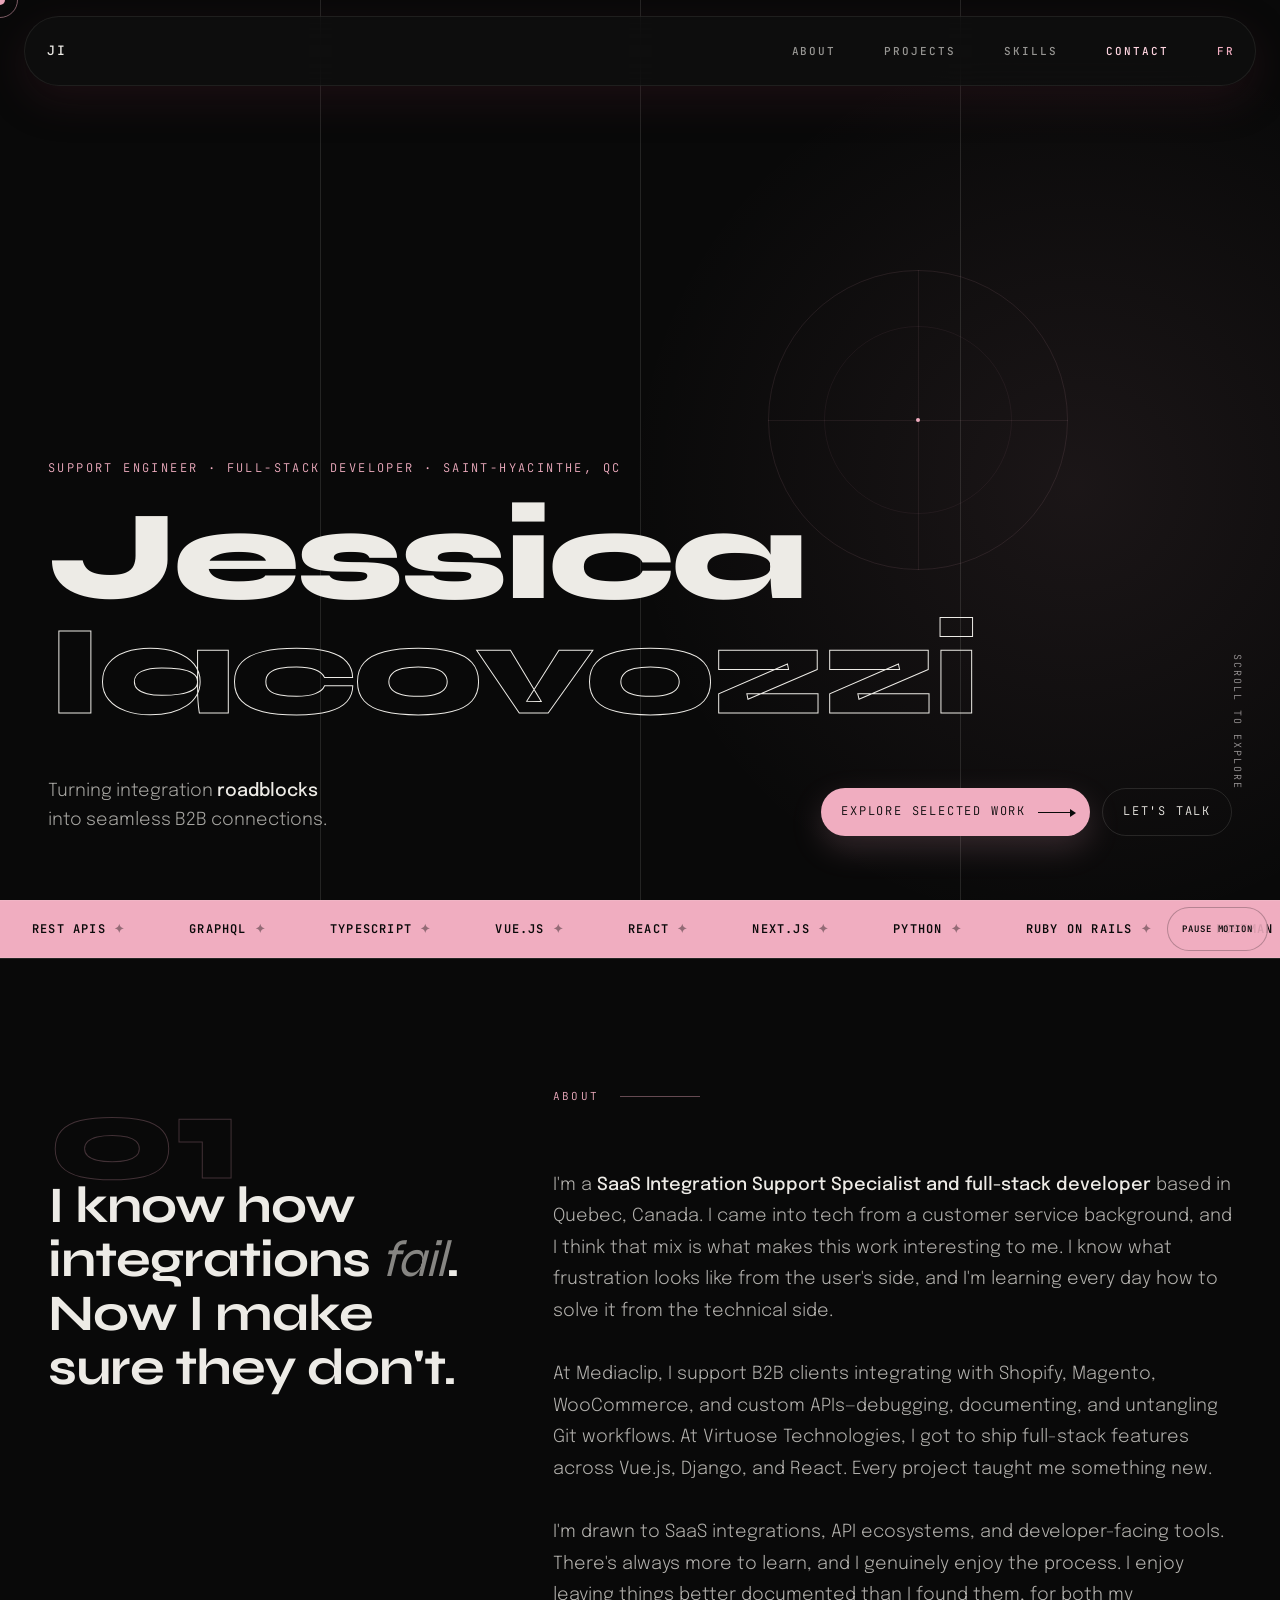
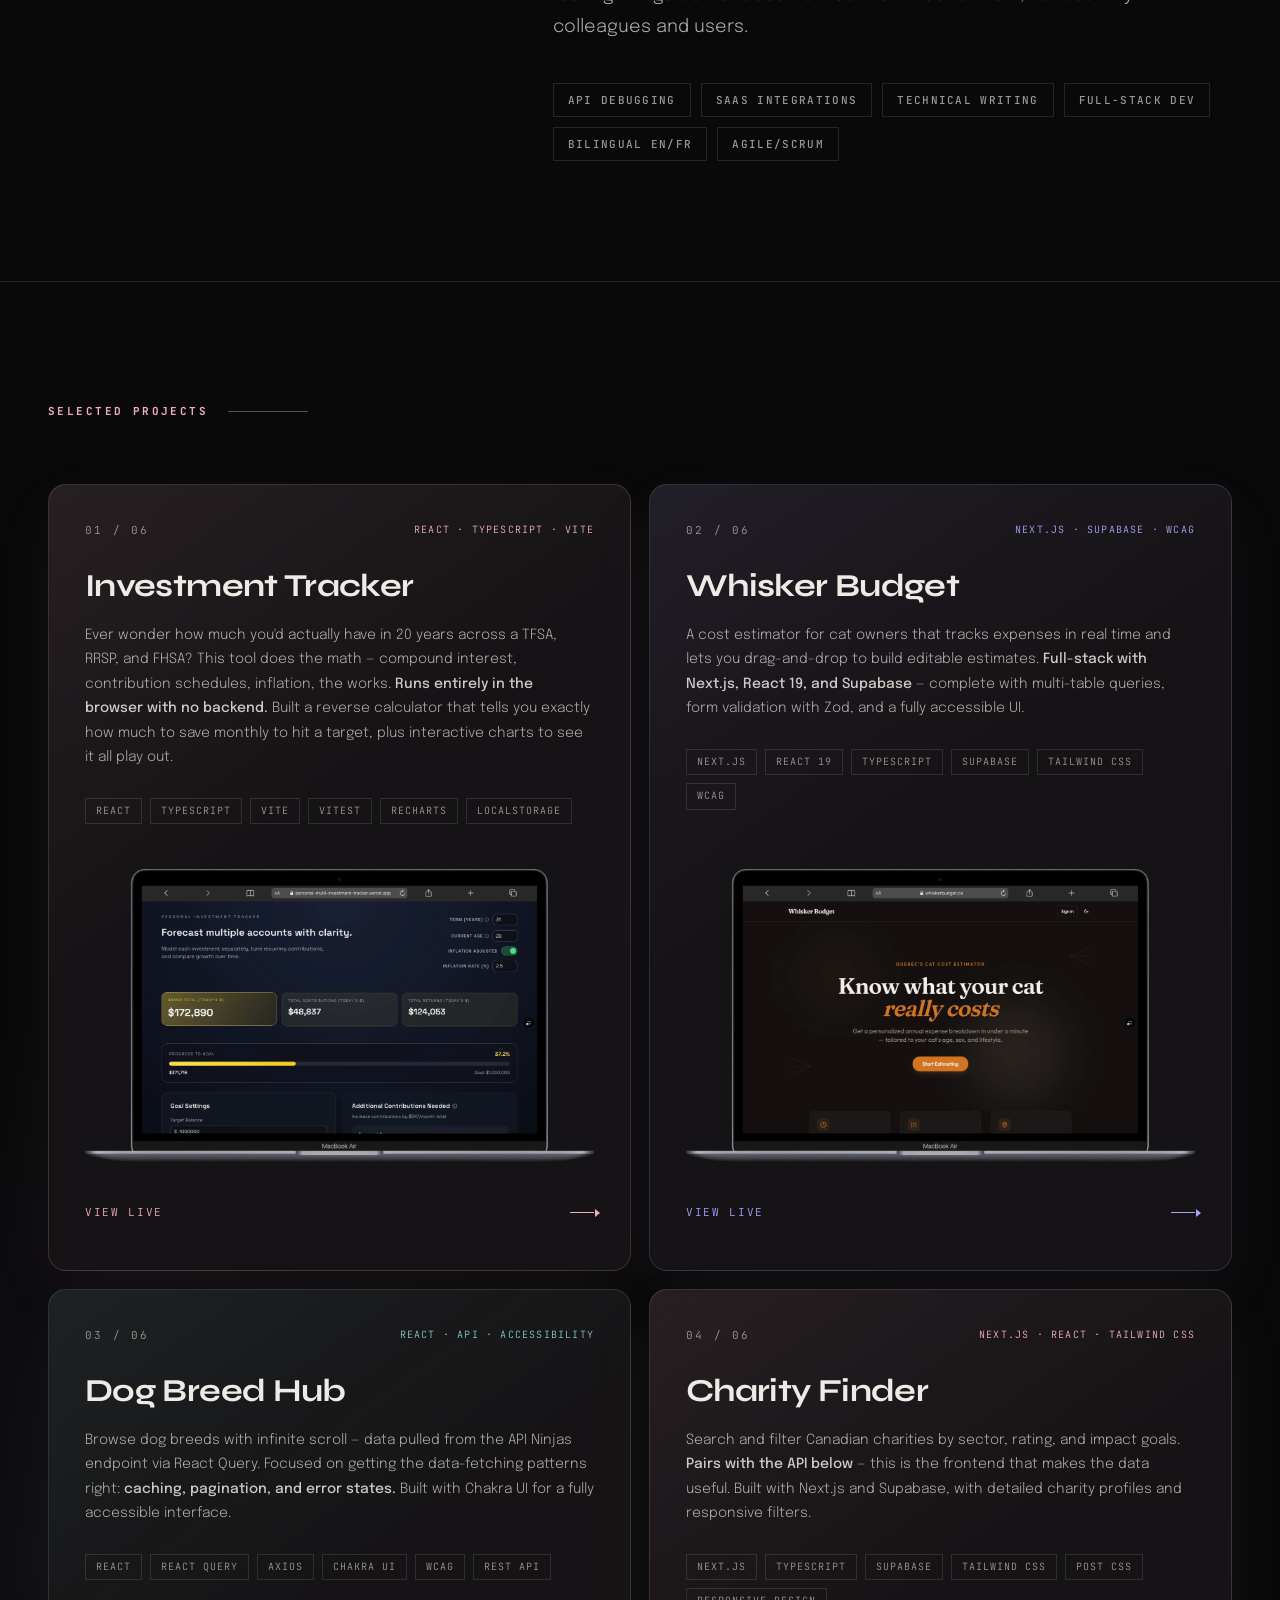
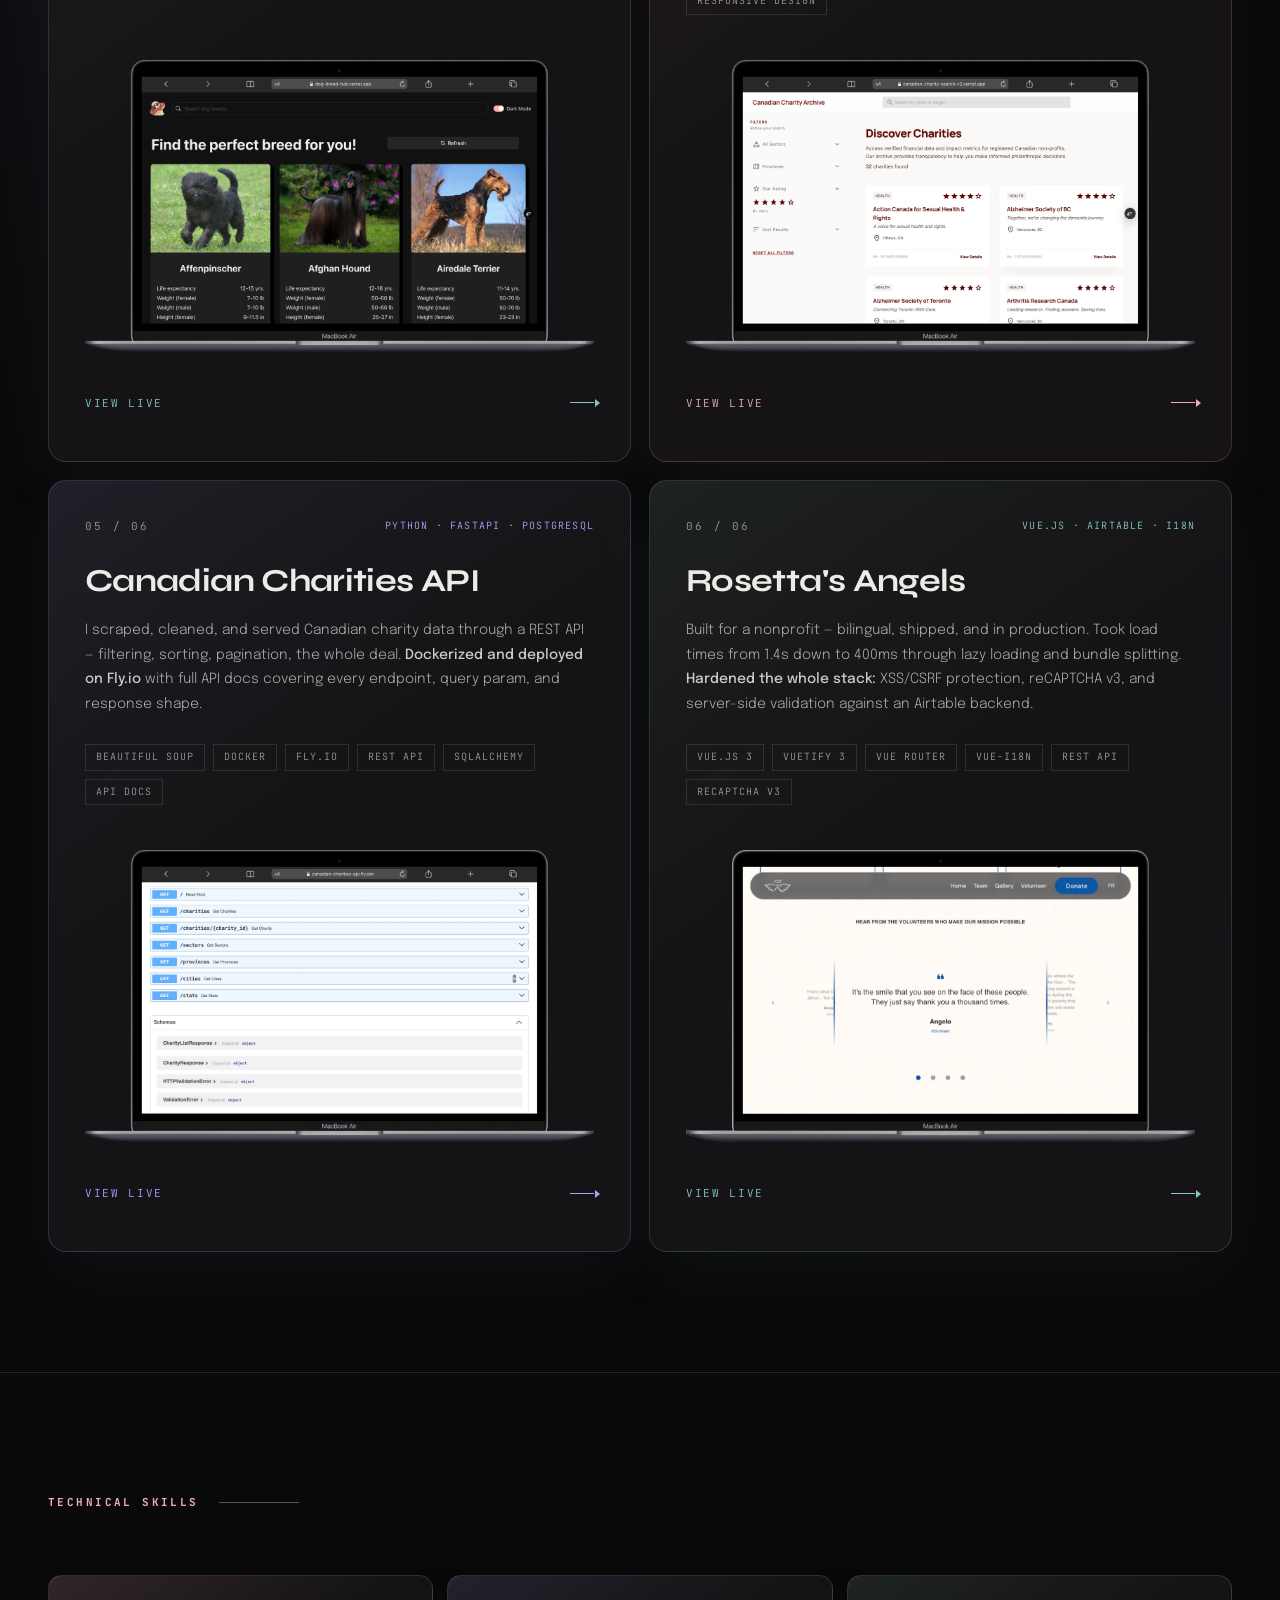
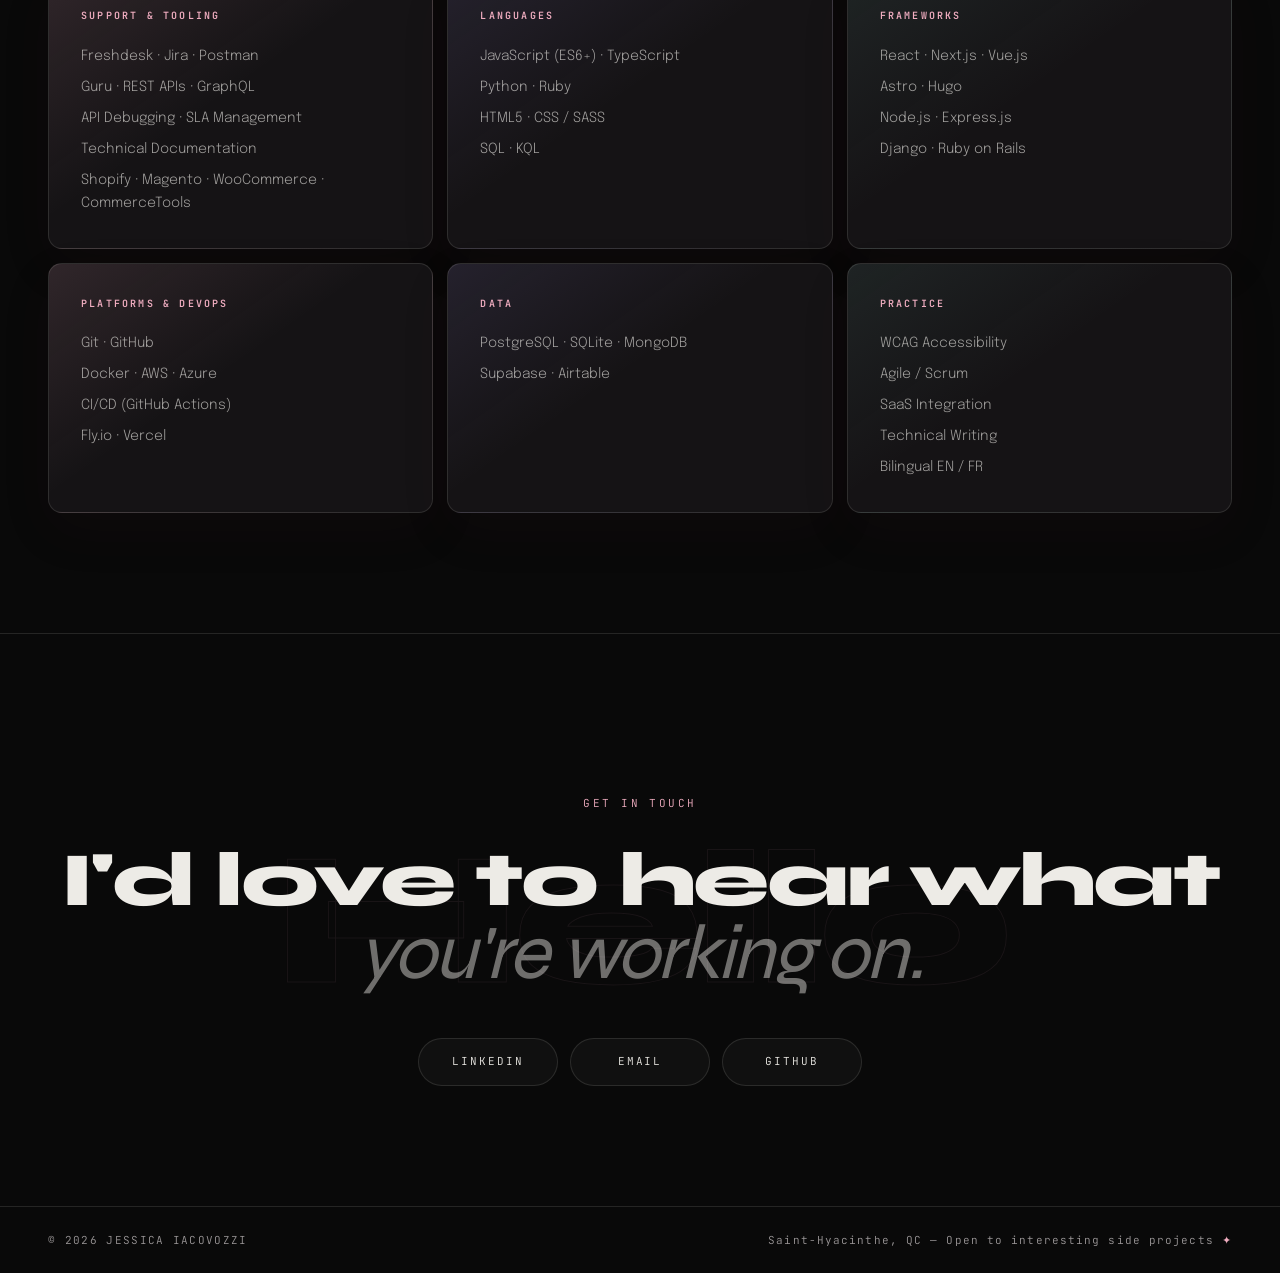
<file: index.html>
<!doctype html>
<html lang="en">
  <head>
    <meta charset="UTF-8" />
    <meta name="viewport" content="width=device-width, initial-scale=1.0" />

    <title>Jessica Iacovozzi — Support Engineer & Full-Stack Developer</title>
    <meta name="description" content="Support engineer and full-stack dev based in Saint-Hyacinthe. Customer service background, growing technical toolkit, and a love for figuring out how things work.">

    <meta property="og:url" content="https://jessicaiacovozzi.ca/">
    <meta property="og:type" content="website">
    <meta property="og:title" content="Jessica Iacovozzi — Support Engineer & Full-Stack Developer">
    <meta property="og:description" content="Support engineer and full-stack dev based in Saint-Hyacinthe. Customer service background, growing technical toolkit, and a love for figuring out how things work.">
    <meta property="og:image" content="/assets/images/og-image.png">

    <meta name="twitter:card" content="summary_large_image">
    <meta property="twitter:domain" content="jessicaiacovozzi.ca">
    <meta property="twitter:url" content="https://jessicaiacovozzi.ca/">
    <meta name="twitter:title" content="Jessica Iacovozzi — Support Engineer & Full-Stack Developer">
    <meta name="twitter:description" content="Support engineer and full-stack dev based in Saint-Hyacinthe. Customer service background, growing technical toolkit, and a love for figuring out how things work.">
    <meta name="twitter:image" content="/assets/images/og-image.png">

    <link rel="alternate" hreflang="fr" href="fr/" />
    <link rel="alternate" hreflang="en" href="./" />
    <link
      href="https://fonts.googleapis.com/css2?family=Syne:wght@400;600;700;800&family=Epilogue:ital,wght@0,300;0,400;0,500;1,300;1,400&family=JetBrains+Mono:wght@400;500;600&display=swap"
      rel="stylesheet"
    />
    <link rel="stylesheet" href="assets/css/style.css" />
  </head>
  <body>
    <a href="#main" class="skip-link">Skip to content</a>

    <!-- Custom cursor -->
    <div class="cursor" id="cursor"></div>
    <div class="cursor-ring" id="cursor-ring"></div>

    <!-- Nav -->
    <nav>
      <a href="#" class="nav-logo">JI</a>
      <ul class="nav-links">
        <li><a href="#about">About</a></li>
        <li><a href="#projects">Projects</a></li>
        <li><a href="#skills">Skills</a></li>
        <li><a href="#contact">Contact</a></li>
        <li><a href="fr/" class="nav-lang" hreflang="fr">FR</a></li>
      </ul>
      <button
        class="nav-hamburger"
        aria-label="Toggle menu"
        aria-expanded="false"
      >
        <span></span><span></span><span></span>
      </button>
    </nav>

    <main id="main">
      <!-- Hero -->
      <section id="hero">
        <div class="hero-grid-line"></div>
        <div class="hero-grid-line"></div>
        <div class="hero-grid-line"></div>

        <div class="hero-visual" aria-hidden="true">
          <div class="hero-visual-ring"></div>
          <div class="hero-visual-ring hero-visual-ring--sm"></div>
          <div class="hero-visual-cross"></div>
          <div class="hero-visual-dot"></div>
        </div>

        <p class="hero-eyebrow">
          Support Engineer · Full-Stack Developer · Saint-Hyacinthe, QC
        </p>
        <h1 class="hero-name">
          <span class="hero-name-line">Jessica</span>
          <span class="hero-name-line">Iacovozzi</span>
        </h1>
        <div class="hero-meta">
          <div class="hero-intro">
            <p class="hero-role">
              Turning integration
              <strong
                > roadblocks</strong
              ><br /> into seamless B2B connections.
            </p>
          </div>
          <div class="hero-actions">
            <a href="#projects" class="hero-cta hero-cta--primary">
              Explore selected work
              <span class="hero-cta-arrow"></span>
            </a>
            <a href="#contact" class="hero-cta hero-cta--secondary">Let's talk</a>
          </div>
        </div>
        <p class="hero-scroll-hint">Scroll to explore</p>
      </section>

      <!-- Marquee -->
      <div class="marquee-wrap">
        <button class="marquee-toggle" type="button" aria-pressed="false">
          Pause motion
        </button>
        <div class="marquee-track" aria-hidden="true">
          <span class="marquee-item"
            >REST APIs <span class="marquee-dot">✦</span></span
          >
          <span class="marquee-item"
            >GraphQL <span class="marquee-dot">✦</span></span
          >
          <span class="marquee-item"
            >TypeScript <span class="marquee-dot">✦</span></span
          >
          <span class="marquee-item"
            >Vue.js <span class="marquee-dot">✦</span></span
          >
          <span class="marquee-item"
            >React <span class="marquee-dot">✦</span></span
          >
          <span class="marquee-item"
            >Next.js <span class="marquee-dot">✦</span></span
          >
          <span class="marquee-item"
            >Python <span class="marquee-dot">✦</span></span
          >
          <span class="marquee-item"
            >Ruby on Rails <span class="marquee-dot">✦</span></span
          >
          <span class="marquee-item"
            >Postman <span class="marquee-dot">✦</span></span
          >
          <span class="marquee-item"
            >SLA Management <span class="marquee-dot">✦</span></span
          >
          <span class="marquee-item"
            >Technical Documentation <span class="marquee-dot">✦</span></span
          >
          <span class="marquee-item"
            >Docker <span class="marquee-dot">✦</span></span
          >
          <span class="marquee-item"
            >AWS <span class="marquee-dot">✦</span></span
          >
          <span class="marquee-item"
            >Azure <span class="marquee-dot">✦</span></span
          >
          <!-- Duplicate for seamless loop -->
          <span class="marquee-item"
            >REST APIs <span class="marquee-dot">✦</span></span
          >
          <span class="marquee-item"
            >GraphQL <span class="marquee-dot">✦</span></span
          >
          <span class="marquee-item"
            >TypeScript <span class="marquee-dot">✦</span></span
          >
          <span class="marquee-item"
            >Vue.js <span class="marquee-dot">✦</span></span
          >
          <span class="marquee-item"
            >React <span class="marquee-dot">✦</span></span
          >
          <span class="marquee-item"
            >Next.js <span class="marquee-dot">✦</span></span
          >
          <span class="marquee-item"
            >Python <span class="marquee-dot">✦</span></span
          >
          <span class="marquee-item"
            >Ruby on Rails <span class="marquee-dot">✦</span></span
          >
          <span class="marquee-item"
            >Postman <span class="marquee-dot">✦</span></span
          >
          <span class="marquee-item"
            >SLA Management <span class="marquee-dot">✦</span></span
          >
          <span class="marquee-item"
            >Technical Documentation <span class="marquee-dot">✦</span></span
          >
          <span class="marquee-item"
            >Docker <span class="marquee-dot">✦</span></span
          >
          <span class="marquee-item"
            >AWS <span class="marquee-dot">✦</span></span
          >
          <span class="marquee-item"
            >Azure <span class="marquee-dot">✦</span></span
          >
        </div>
      </div>

      <!-- About -->
      <section id="about">
        <div class="about-left reveal">
          <div class="about-number">01</div>
          <h2 class="about-heading">
            I know how integrations <em>fail</em>.
            Now I make sure they don't.
          </h2>
        </div>
        <div class="about-right reveal reveal-delay-2">
          <div class="section-label">About</div>
          <p class="about-text">
            I'm a
            <strong
              >SaaS Integration Support Specialist and full-stack developer</strong
            >
            based in Quebec, Canada. I came into tech from a customer service
            background, and I think that mix is what makes this work
            interesting to me. I know what frustration looks like from the
            user's side, and I'm learning every day how to solve it from the
            technical side.
          </p>
          <p class="about-text">
            At Mediaclip, I support B2B clients integrating with Shopify, Magento, WooCommerce, and custom APIs—debugging, documenting, and untangling Git workflows. At Virtuose Technologies, I got to ship full-stack features
            across Vue.js, Django, and React. Every project taught me something new.
          </p>
          <p class="about-text">
            I'm drawn to SaaS integrations, API ecosystems, and
            developer-facing tools. There's always more to learn, and I
            genuinely enjoy the process. I enjoy leaving things better documented than I found them, for both my colleagues and users.
          </p>
          <ul class="about-tags">
            <li class="tag">API Debugging</li>
            <li class="tag">SaaS Integrations</li>
            <li class="tag">Technical Writing</li>
            <li class="tag">Full-Stack Dev</li>
            <li class="tag">Bilingual EN/FR</li>
            <li class="tag">Agile/Scrum</li>
          </ul>
        </div>
      </section>

      <!-- Projects -->
      <section id="projects">
        <div class="section-heading reveal">
          <h2 class="section-label">Selected Projects</h2>
        </div>
        <div class="projects-grid">
          <div class="project-card reveal">
            <div class="project-num">
              <span>01 / 06</span>
              <span class="project-stack-badge">React · TypeScript · Vite</span>
            </div>
            <h3 class="project-title">Investment Tracker</h3>
            <p class="project-desc">
              Ever wonder how much you'd actually have in 20 years across a
              TFSA, RRSP, and FHSA? This tool does the math — compound
              interest, contribution schedules, inflation, the works.
              <strong
                >Runs entirely in the browser with no backend.</strong
              >
              Built a reverse calculator that tells you exactly how much to
              save monthly to hit a target, plus interactive charts to see it
              all play out.
            </p>
            <ul class="project-tags">
              <li class="project-tag">React</li>
              <li class="project-tag">TypeScript</li>
              <li class="project-tag">Vite</li>
              <li class="project-tag">Vitest</li>
              <li class="project-tag">Recharts</li>
              <li class="project-tag">localStorage</li>
            </ul>
            <div class="project-mockup">
              <picture class="project-mockup-picture">
                <source
                  media="(max-width: 600px)"
                  srcset="assets/images/investment_tracker_mobile.webp"
                />
                <img
                  src="assets/images/investment_tracker_desktop.webp"
                  alt="Investment tracker website screenshot"
                  loading="lazy"
                />
              </picture>
              <a
                href="https://personal-multi-investment-tracker.vercel.app/"
                class="project-mockup-cta"
                target="_blank"
                rel="noopener"
              >
                View Live <span class="project-mockup-arrow"></span>
              </a>
            </div>
          </div>

          <div class="project-card reveal reveal-delay-1">
            <div class="project-num">
              <span>02 / 06</span>
              <span class="project-stack-badge">Next.js · Supabase · WCAG</span>
            </div>
            <h3 class="project-title">Whisker Budget</h3>
            <p class="project-desc">
              A cost estimator for cat owners that tracks expenses in
              real time and lets you drag-and-drop to build editable estimates.
              <strong>Full-stack with Next.js, React 19, and Supabase</strong>
              — complete with multi-table queries, form validation with Zod,
              and a fully accessible UI.
            </p>
            <ul class="project-tags">
              <li class="project-tag">Next.js</li>
              <li class="project-tag">React 19</li>
              <li class="project-tag">TypeScript</li>
              <li class="project-tag">Supabase</li>
              <li class="project-tag">Tailwind CSS</li>
              <li class="project-tag">WCAG</li>
            </ul>
            <div class="project-mockup">
              <picture class="project-mockup-picture">
                <source
                  media="(max-width: 600px)"
                  srcset="assets/images/whiskerbudget_mobile.webp"
                />
                <img
                  src="assets/images/whiskerbudget_desktop.webp"
                  alt="Whisker Budget website screenshot"
                  loading="lazy"
                />
              </picture>
              <a
                href="https://cat-cost-estimator.vercel.app/"
                class="project-mockup-cta"
                target="_blank"
                rel="noopener"
              >
                View Live <span class="project-mockup-arrow"></span>
              </a>
            </div>
          </div>

          <div class="project-card reveal reveal-delay-2">
            <div class="project-num">
              <span>03 / 06</span>
              <span class="project-stack-badge"
                >React · API · Accessibility</span
              >
            </div>
            <h3 class="project-title">Dog Breed Hub</h3>
            <p class="project-desc">
              Browse dog breeds with infinite scroll — data pulled from the
              API Ninjas endpoint via React Query. Focused on getting the
              data-fetching patterns right:
              <strong>caching, pagination, and error states.</strong>
              Built with Chakra UI for a fully accessible interface.
            </p>
            <ul class="project-tags">
              <li class="project-tag">React</li>
              <li class="project-tag">React Query</li>
              <li class="project-tag">Axios</li>
              <li class="project-tag">Chakra UI</li>
              <li class="project-tag">WCAG</li>
              <li class="project-tag">REST API</li>
            </ul>
            <div class="project-mockup">
              <picture class="project-mockup-picture">
                <source
                  media="(max-width: 600px)"
                  srcset="assets/images/db_hub_mobile.webp"
                />
                <img
                  src="assets/images/db_hub_desktop.webp"
                  alt="Dog Breed Hub app screenshot"
                  loading="lazy"
                />
              </picture>
              <a
                href="https://dog-breed-hub.vercel.app/"
                class="project-mockup-cta"
                target="_blank"
                rel="noopener"
              >
                View Live <span class="project-mockup-arrow"></span>
              </a>
            </div>
          </div>

          <div class="project-card reveal reveal-delay-3">
            <div class="project-num">
              <span>04 / 06</span>
              <span class="project-stack-badge"
                >Next.js · React · Tailwind CSS</span
              >
            </div>
            <h3 class="project-title">Charity Finder</h3>
            <p class="project-desc">
              Search and filter Canadian charities by sector, rating, and
              impact goals. <strong>Pairs with the API below</strong> — this
              is the frontend that makes the data useful. Built with Next.js
              and Supabase, with detailed charity profiles and responsive
              filters.
            </p>
            <ul class="project-tags">
              <li class="project-tag">Next.js</li>
              <li class="project-tag">TypeScript</li>
              <li class="project-tag">Supabase</li>
              <li class="project-tag">Tailwind CSS</li>
              <li class="project-tag">Post CSS</li>
              <li class="project-tag">Responsive Design</li>
            </ul>
            <div class="project-mockup">
              <picture class="project-mockup-picture">
                <source
                  media="(max-width: 600px)"
                  srcset="assets/images/charity_finder_mobile.webp"
                />
                <img
                  src="assets/images/charity_finder_desktop.webp"
                  alt="Charity Finder website screenshot"
                  loading="lazy"
                />
              </picture>
              <a
                href="https://canadian-charity-search-v2.vercel.app/"
                class="project-mockup-cta"
                target="_blank"
                rel="noopener"
              >
                View Live <span class="project-mockup-arrow"></span>
              </a>
            </div>
          </div>

          <div class="project-card reveal reveal-delay-4">
            <div class="project-num">
              <span>05 / 06</span>
              <span class="project-stack-badge"
                >Python · FastAPI · PostgreSQL</span
              >
            </div>
            <h3 class="project-title">Canadian Charities API</h3>
            <p class="project-desc">
              I scraped, cleaned, and served Canadian charity data through a
              REST API — filtering, sorting, pagination, the whole deal. <strong>Dockerized and deployed on Fly.io</strong> with
              full API docs covering every endpoint, query param, and response
              shape.
            </p>
            <ul class="project-tags">
              <li class="project-tag">Beautiful Soup</li>
              <li class="project-tag">Docker</li>
              <li class="project-tag">Fly.io</li>
              <li class="project-tag">REST API</li>
              <li class="project-tag">SQLAlchemy</li>
              <li class="project-tag">API Docs</li>
            </ul>
            <div class="project-mockup">
              <picture class="project-mockup-picture">
                <source
                  media="(max-width: 600px)"
                  srcset="assets/images/charity_api_mobile.webp"
                />
                <img
                  src="assets/images/charity_api_desktop.webp"
                  alt="Canadian Charities API website screenshot"
                  loading="lazy"
                />
              </picture>
              <a
                href="https://canadian-charities-api.fly.dev/"
                class="project-mockup-cta"
                target="_blank"
                rel="noopener"
              >
                View Live <span class="project-mockup-arrow"></span>
              </a>
            </div>
          </div>

          <div class="project-card reveal reveal-delay-5">
            <div class="project-num">
              <span>06 / 06</span>
              <span class="project-stack-badge">Vue.js · Airtable · i18n</span>
            </div>
            <h3 class="project-title">Rosetta's Angels</h3>
            <p class="project-desc">
              Built for a nonprofit — bilingual, shipped, and in production.
              Took load times from 1.4s down to 400ms through lazy loading and
              bundle splitting. <strong>Hardened the whole stack:</strong>
              XSS/CSRF protection, reCAPTCHA v3, and server-side validation
              against an Airtable backend.
            </p>
            <ul class="project-tags">
              <li class="project-tag">Vue.js 3</li>
              <li class="project-tag">Vuetify 3</li>
              <li class="project-tag">Vue Router</li>
              <li class="project-tag">Vue-i18n</li>
              <li class="project-tag">REST API</li>
              <li class="project-tag">reCAPTCHA v3</li>
            </ul>
            <div class="project-mockup">
              <picture class="project-mockup-picture">
                <img
                  src="assets/images/rosettas_angels_desktop.webp"
                  alt="Rosetta's Angels website screenshot"
                  loading="lazy"
                />
              </picture>
              <a
                href="https://rosettasangels.org/"
                class="project-mockup-cta"
                target="_blank"
                rel="noopener"
              >
                View Live <span class="project-mockup-arrow"></span>
              </a>
            </div>
          </div>
        </div>
      </section>

      <!-- Skills -->
      <section id="skills">
        <div class="section-heading reveal">
          <h2 class="section-label">Technical Skills</h2>
        </div>
        <div class="skills-grid reveal">
          <div class="skill-group">
            <p class="skill-group-label">Support &amp; Tooling</p>
            <ul class="skill-list">
              <li>Freshdesk · Jira · Postman</li>
              <li>Guru · REST APIs · GraphQL</li>
              <li>API Debugging · SLA Management</li>
              <li>Technical Documentation</li>
              <li>Shopify · Magento · WooCommerce · CommerceTools</li>
            </ul>
          </div>
          <div class="skill-group">
            <p class="skill-group-label">Languages</p>
            <ul class="skill-list">
              <li>JavaScript (ES6+) · TypeScript</li>
              <li>Python · Ruby</li>
              <li>HTML5 · CSS / SASS</li>
              <li>SQL · KQL</li>
            </ul>
          </div>
          <div class="skill-group">
            <p class="skill-group-label">Frameworks</p>
            <ul class="skill-list">
              <li>React · Next.js · Vue.js</li>
              <li>Astro · Hugo</li>
              <li>Node.js · Express.js</li>
              <li>Django · Ruby on Rails</li>
            </ul>
          </div>
          <div class="skill-group">
            <p class="skill-group-label">Platforms &amp; DevOps</p>
            <ul class="skill-list">
              <li>Git · GitHub</li>
              <li>Docker · AWS · Azure</li>
              <li>CI/CD (GitHub Actions)</li>
              <li>Fly.io · Vercel</li>
            </ul>
          </div>
          <div class="skill-group">
            <p class="skill-group-label">Data</p>
            <ul class="skill-list">
              <li>PostgreSQL · SQLite · MongoDB</li>
              <li>Supabase · Airtable</li>
            </ul>
          </div>
          <div class="skill-group">
            <p class="skill-group-label">Practice</p>
            <ul class="skill-list">
              <li>WCAG Accessibility</li>
              <li>Agile / Scrum</li>
              <li>SaaS Integration</li>
              <li>Technical Writing</li>
              <li>Bilingual EN / FR</li>
            </ul>
          </div>
        </div>
      </section>

      <!-- Contact -->
      <section id="contact">
        <div class="contact-bg-text" aria-hidden="true">Hello</div>
        <span class="contact-label reveal">Get in touch</span>
        <h2 class="contact-heading reveal reveal-delay-1">
          I'd love to hear what<br />
          <em>you're working on.</em>
        </h2>
        <div class="contact-links reveal reveal-delay-2">
          <a
            href="https://linkedin.com/in/jessica-iacovozzi"
            target="_blank"
            rel="noopener"
            class="contact-link"
            >LinkedIn</a
          >
          <div class="contact-divider"></div>
          <a href="mailto:iacovozzi.jessica@gmail.com" class="contact-link"
            >Email</a
          >
          <div class="contact-divider"></div>
          <a
            href="https://github.com/jessica-iacovozzi"
            target="_blank"
            rel="noopener"
            class="contact-link"
            >GitHub</a
          >
        </div>
      </section>
    </main>

    <!-- Footer -->
    <footer>
      <p class="footer-copy">© 2026 Jessica Iacovozzi</p>
      <p class="footer-built">
        Saint-Hyacinthe, QC — Open to interesting side projects <span>✦</span>
      </p>
    </footer>

    <script src="assets/js/main.js"></script>
  </body>
</html>
</file>
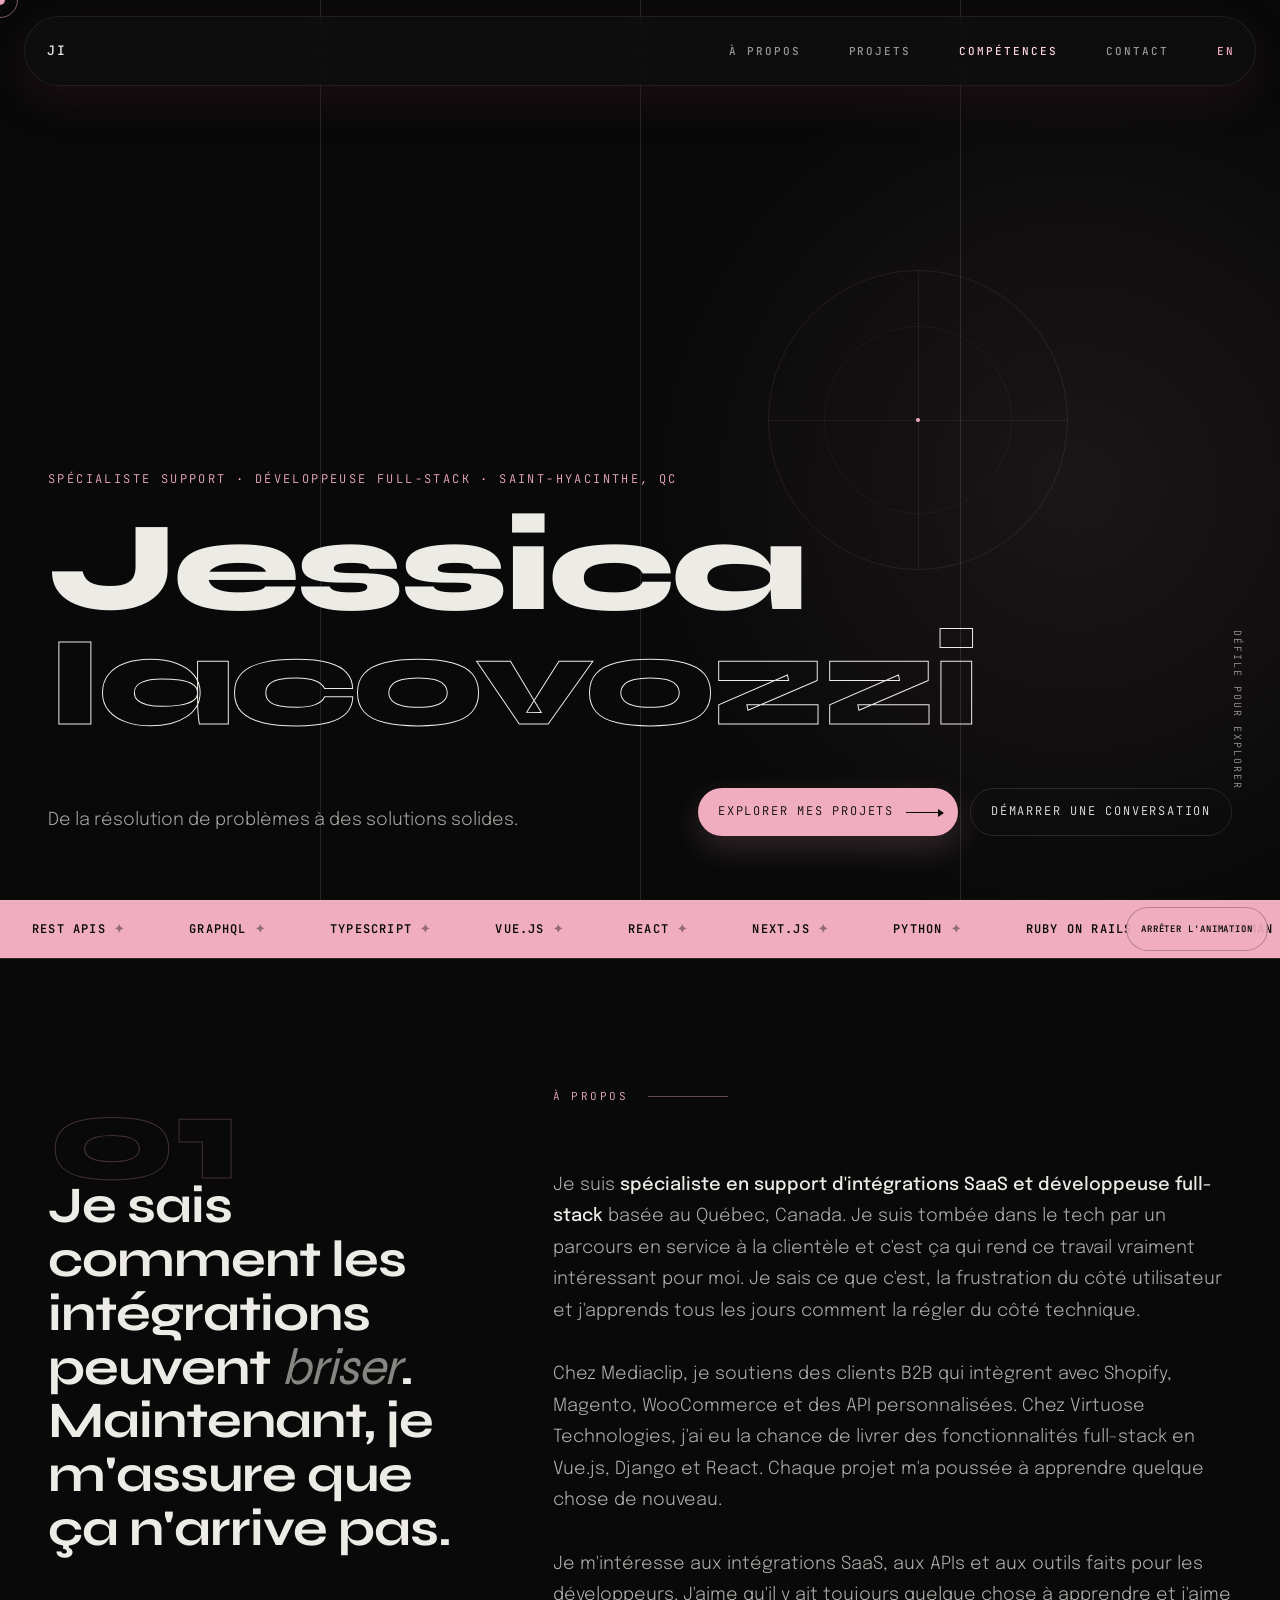
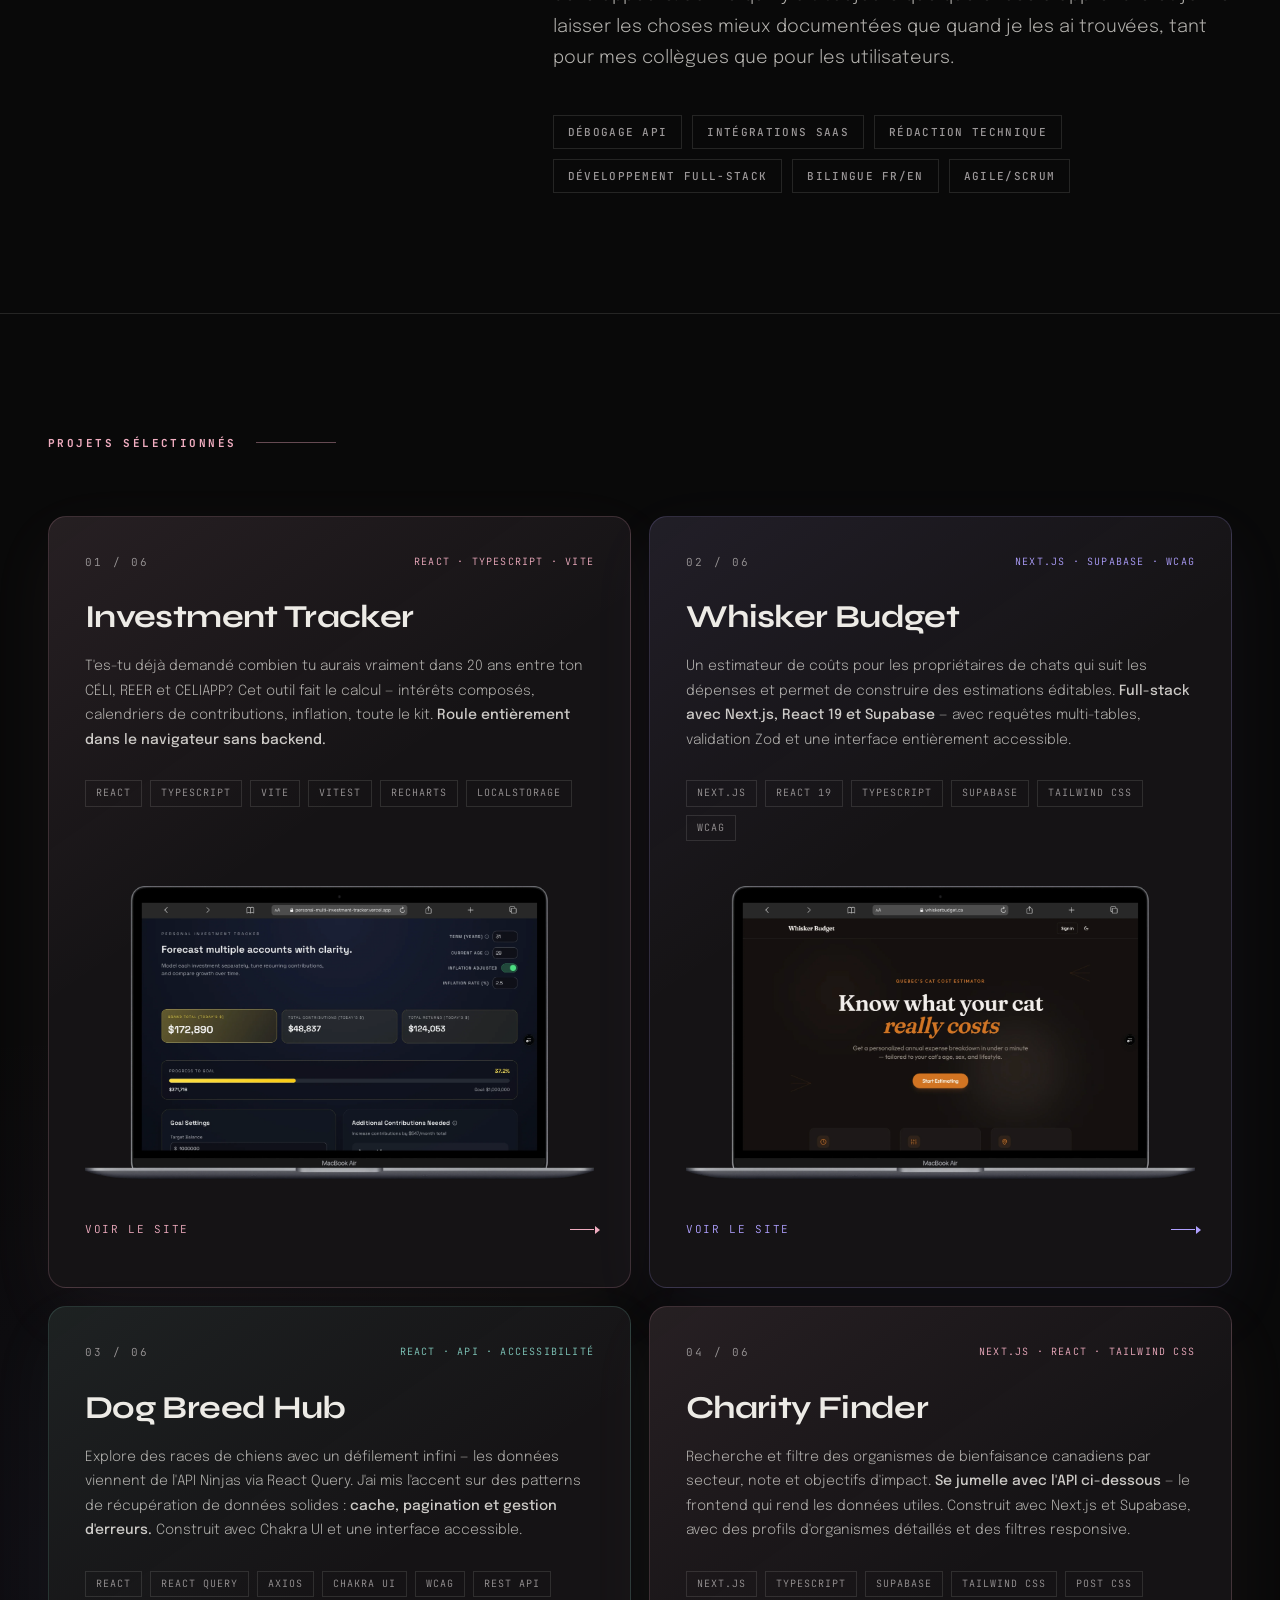
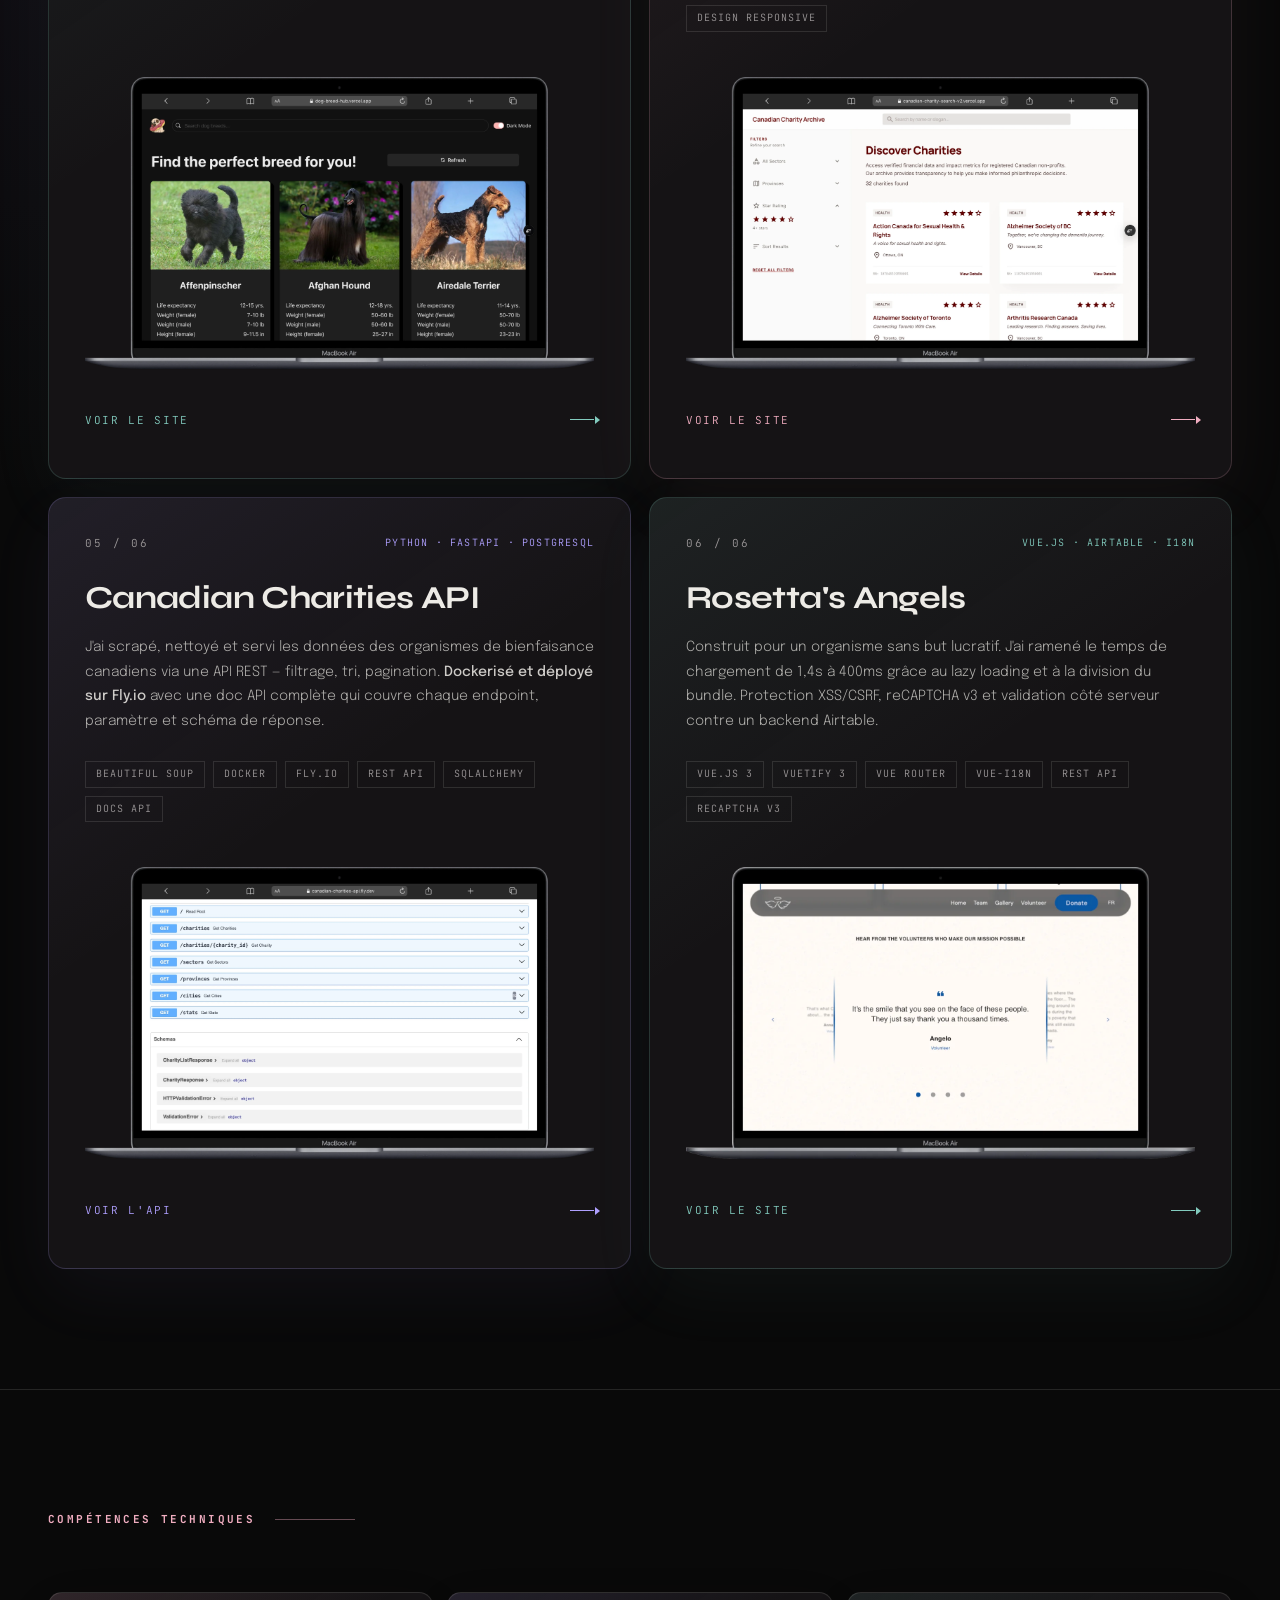
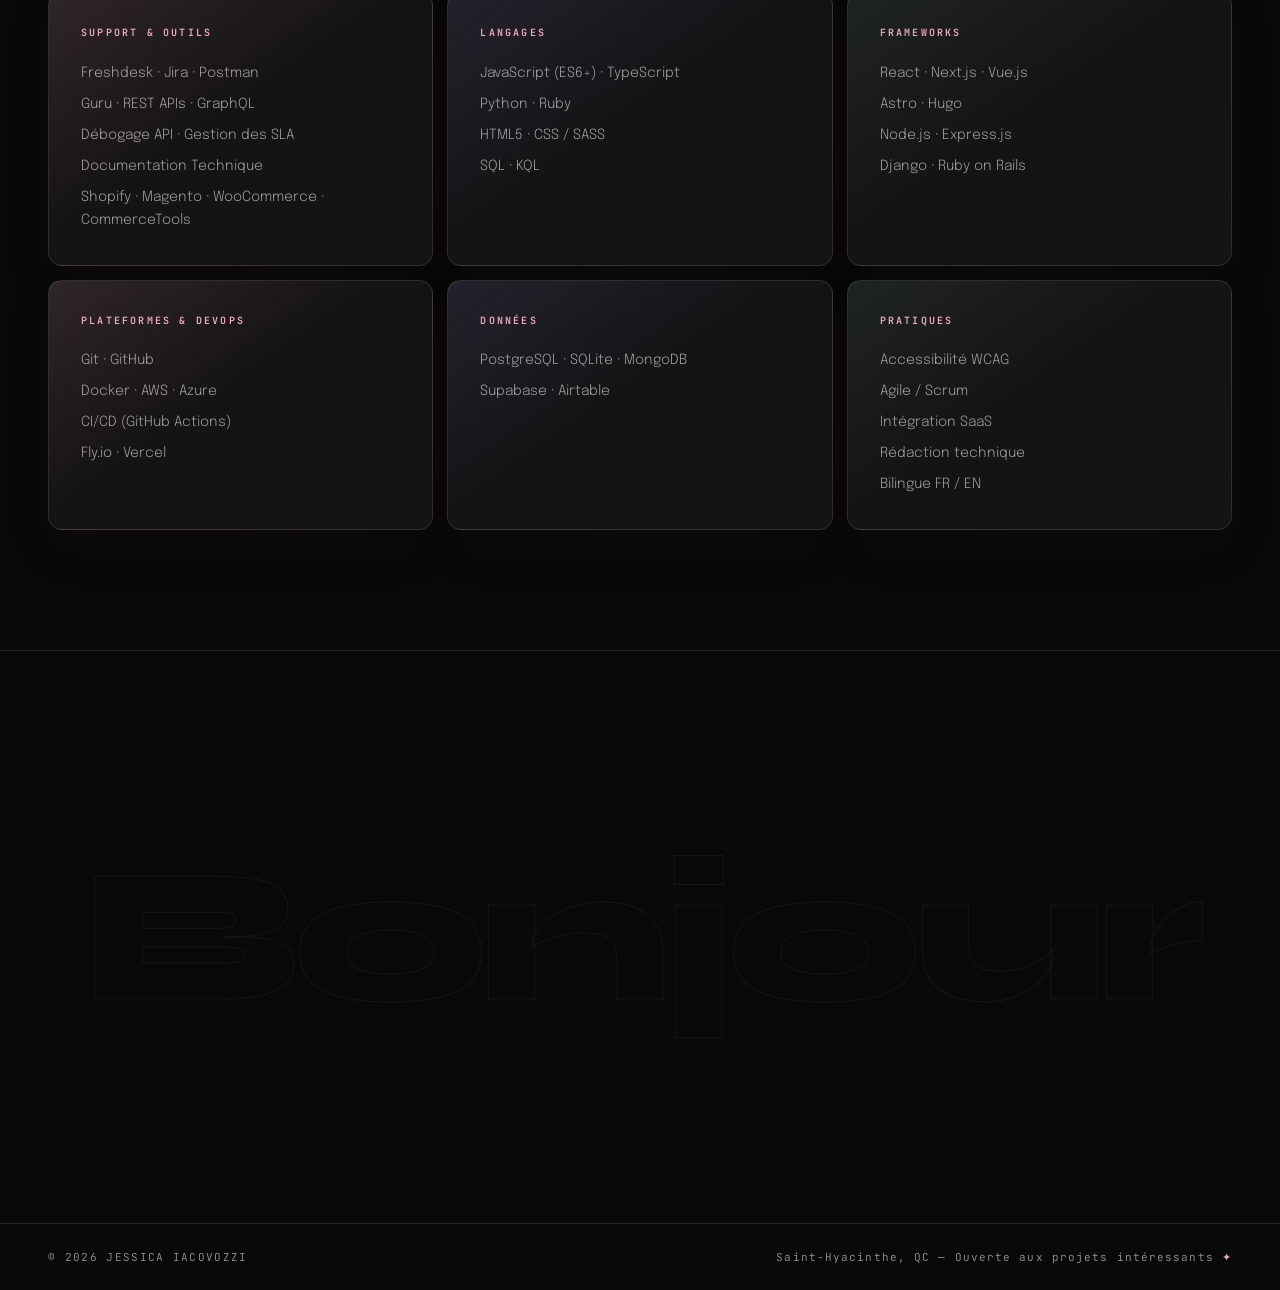
<file: fr/index.html>
<!doctype html>
<html lang="fr">
  <head>
    <meta charset="UTF-8" />
    <meta name="viewport" content="width=device-width, initial-scale=1.0" />
    <title>
      Jessica Iacovozzi — Spécialiste Support & Développeuse Full-Stack
    </title>
    <meta
      name="description"
      content="Spécialiste support et développeuse full-stack basée à Saint-Hyacinthe. Un parcours en service client, une boîte à outils technique qui grandit et une passion pour comprendre comment ça marche."
    />

    <meta property="og:url" content="https://jessicaiacovozzi.ca/fr/">
    <meta property="og:type" content="website">
    <meta property="og:title" content="Jessica Iacovozzi — Spécialiste Support & Développeuse Full-Stack">
    <meta property="og:description" content="Spécialiste support et développeuse full-stack basée à Saint-Hyacinthe. Un parcours en service client, une boîte à outils technique qui grandit et une passion pour comprendre comment ça marche.">
    <meta property="og:image" content="../assets/images/og-image.png">

    <meta name="twitter:card" content="summary_large_image">
    <meta property="twitter:domain" content="jessicaiacovozzi.ca">
    <meta property="twitter:url" content="https://jessicaiacovozzi.ca/fr/">
    <meta name="twitter:title" content="Jessica Iacovozzi — Spécialiste Support & Développeuse Full-Stack">
    <meta name="twitter:description" content="Spécialiste support et développeuse full-stack basée à Saint-Hyacinthe. Un parcours en service client, une boîte à outils technique qui grandit et une passion pour comprendre comment ça marche.">
    <meta name="twitter:image" content="../assets/images/og-image.png">

    <link rel="alternate" hreflang="en" href="../" />
    <link rel="alternate" hreflang="fr" href="./" />
    <link
      href="https://fonts.googleapis.com/css2?family=Syne:wght@400;600;700;800&family=Epilogue:ital,wght@0,300;0,400;0,500;1,300;1,400&family=JetBrains+Mono:wght@400;500;600&display=swap"
      rel="stylesheet"
    />
    <link rel="stylesheet" href="../assets/css/style.css" />
  </head>
  <body>
    <a href="#main" class="skip-link">Passer au contenu</a>

    <!-- Custom cursor -->
    <div class="cursor" id="cursor"></div>
    <div class="cursor-ring" id="cursor-ring"></div>

    <!-- Nav -->
    <nav>
      <a href="#" class="nav-logo">JI</a>
      <ul class="nav-links">
        <li><a href="#about">À propos</a></li>
        <li><a href="#projects">Projets</a></li>
        <li><a href="#skills">Compétences</a></li>
        <li><a href="#contact">Contact</a></li>
        <li><a href="../" class="nav-lang" hreflang="en">EN</a></li>
      </ul>
      <button
        class="nav-hamburger"
        aria-label="Basculer le menu"
        aria-expanded="false"
      >
        <span></span><span></span><span></span>
      </button>
    </nav>

    <main id="main">
      <!-- Hero -->
      <section id="hero">
        <div class="hero-grid-line"></div>
        <div class="hero-grid-line"></div>
        <div class="hero-grid-line"></div>

        <div class="hero-visual" aria-hidden="true">
          <div class="hero-visual-ring"></div>
          <div class="hero-visual-ring hero-visual-ring--sm"></div>
          <div class="hero-visual-cross"></div>
          <div class="hero-visual-dot"></div>
        </div>

        <p class="hero-eyebrow">
          Spécialiste Support · Développeuse Full-Stack · Saint-Hyacinthe, QC
        </p>
        <h1 class="hero-name">
          <span class="hero-name-line">Jessica</span>
          <span class="hero-name-line">Iacovozzi</span>
        </h1>
        <div class="hero-meta">
          <div class="hero-intro">
            <p class="hero-role">
              De la résolution de problèmes à des solutions solides.
            </p>
          </div>
          <div class="hero-actions">
            <a href="#projects" class="hero-cta hero-cta--primary">
              Explorer mes projets
              <span class="hero-cta-arrow"></span>
            </a>
            <a href="#contact" class="hero-cta hero-cta--secondary">Démarrer une conversation</a>
          </div>
        </div>
        <p class="hero-scroll-hint">Défile pour explorer</p>
      </section>

      <!-- Marquee -->
      <div class="marquee-wrap">
        <button class="marquee-toggle" type="button" aria-pressed="false">
          Arrêter l'animation
        </button>
        <div class="marquee-track" aria-hidden="true">
          <span class="marquee-item"
            >REST APIs <span class="marquee-dot">✦</span></span
          >
          <span class="marquee-item"
            >GraphQL <span class="marquee-dot">✦</span></span
          >
          <span class="marquee-item"
            >TypeScript <span class="marquee-dot">✦</span></span
          >
          <span class="marquee-item"
            >Vue.js <span class="marquee-dot">✦</span></span
          >
          <span class="marquee-item"
            >React <span class="marquee-dot">✦</span></span
          >
          <span class="marquee-item"
            >Next.js <span class="marquee-dot">✦</span></span
          >
          <span class="marquee-item"
            >Python <span class="marquee-dot">✦</span></span
          >
          <span class="marquee-item"
            >Ruby on Rails <span class="marquee-dot">✦</span></span
          >
          <span class="marquee-item"
            >Postman <span class="marquee-dot">✦</span></span
          >
          <span class="marquee-item"
            >Gestion des SLA <span class="marquee-dot">✦</span></span
          >
          <span class="marquee-item"
            >Documentation Technique <span class="marquee-dot">✦</span></span
          >
          <span class="marquee-item"
            >Docker <span class="marquee-dot">✦</span></span
          >
          <span class="marquee-item"
            >AWS <span class="marquee-dot">✦</span></span
          >
          <span class="marquee-item"
            >Azure <span class="marquee-dot">✦</span></span
          >
          <!-- Duplicate for seamless loop -->
          <span class="marquee-item"
            >REST APIs <span class="marquee-dot">✦</span></span
          >
          <span class="marquee-item"
            >GraphQL <span class="marquee-dot">✦</span></span
          >
          <span class="marquee-item"
            >TypeScript <span class="marquee-dot">✦</span></span
          >
          <span class="marquee-item"
            >Vue.js <span class="marquee-dot">✦</span></span
          >
          <span class="marquee-item"
            >React <span class="marquee-dot">✦</span></span
          >
          <span class="marquee-item"
            >Next.js <span class="marquee-dot">✦</span></span
          >
          <span class="marquee-item"
            >Python <span class="marquee-dot">✦</span></span
          >
          <span class="marquee-item"
            >Ruby on Rails <span class="marquee-dot">✦</span></span
          >
          <span class="marquee-item"
            >Postman <span class="marquee-dot">✦</span></span
          >
          <span class="marquee-item"
            >Gestion des SLA <span class="marquee-dot">✦</span></span
          >
          <span class="marquee-item"
            >Documentation Technique <span class="marquee-dot">✦</span></span
          >
          <span class="marquee-item"
            >Docker <span class="marquee-dot">✦</span></span
          >
          <span class="marquee-item"
            >AWS <span class="marquee-dot">✦</span></span
          >
          <span class="marquee-item"
            >Azure <span class="marquee-dot">✦</span></span
          >
        </div>
      </div>

      <!-- About -->
      <section id="about">
        <div class="about-left reveal">
          <div class="about-number">01</div>
          <h2 class="about-heading">
            Je sais comment les intégrations peuvent <em>briser</em>.
            Maintenant, je m'assure que ça n'arrive pas.
          </h2>
        </div>
        <div class="about-right reveal reveal-delay-2">
          <div class="section-label">À propos</div>
          <p class="about-text">
            Je suis
            <strong>spécialiste en support d'intégrations SaaS et développeuse full-stack</strong>
            basée au Québec, Canada. Je suis tombée dans le tech par un parcours
            en service à la clientèle et c'est ça qui rend ce travail vraiment
            intéressant pour moi. Je sais ce que c'est, la frustration du côté
            utilisateur et j'apprends tous les jours comment la régler du côté
            technique.
          </p>
          <p class="about-text">
            Chez Mediaclip, je soutiens des clients B2B qui intègrent avec Shopify, Magento, WooCommerce et des API personnalisées. Chez Virtuose Technologies, j'ai eu la chance de livrer des fonctionnalités full-stack en Vue.js, Django et React. Chaque projet m'a poussée à apprendre quelque chose de nouveau.
          </p>
          <p class="about-text">
            Je m'intéresse aux intégrations SaaS, aux APIs et
            aux outils faits pour les développeurs. J'aime qu'il y ait toujours quelque chose à apprendre et j'aime laisser les choses mieux documentées que quand je les ai trouvées, tant pour mes collègues que pour les utilisateurs.
          </p>
          <ul class="about-tags">
            <li class="tag">Débogage API</li>
            <li class="tag">Intégrations SaaS</li>
            <li class="tag">Rédaction Technique</li>
            <li class="tag">Développement Full-Stack</li>
            <li class="tag">Bilingue FR/EN</li>
            <li class="tag">Agile/Scrum</li>
          </ul>
        </div>
      </section>

      <!-- Projects -->
      <section id="projects">
        <div class="section-heading reveal">
          <h2 class="section-label">Projets sélectionnés</h2>
        </div>
        <div class="projects-grid">
          <div class="project-card reveal">
            <div class="project-num">
              <span>01 / 06</span>
              <span class="project-stack-badge">React · TypeScript · Vite</span>
            </div>
            <h3 class="project-title">Investment Tracker</h3>
            <p class="project-desc">
              T'es-tu déjà demandé combien tu aurais vraiment dans 20 ans entre
              ton CÉLI, REER et CELIAPP? Cet outil fait le calcul — intérêts
              composés, calendriers de contributions, inflation, toute le kit.
              <strong
                >Roule entièrement dans le navigateur sans backend.</strong
              >
            </p>
            <ul class="project-tags">
              <li class="project-tag">React</li>
              <li class="project-tag">TypeScript</li>
              <li class="project-tag">Vite</li>
              <li class="project-tag">Vitest</li>
              <li class="project-tag">Recharts</li>
              <li class="project-tag">localStorage</li>
            </ul>
            <div class="project-mockup">
              <picture class="project-mockup-picture">
                <source
                  media="(max-width: 600px)"
                  srcset="../assets/images/investment_tracker_mobile.webp"
                />
                <img
                  src="../assets/images/investment_tracker_desktop.webp"
                  alt="Capture d'écran du tracker d'investissement"
                  loading="lazy"
                />
              </picture>
              <a
                href="https://personal-multi-investment-tracker.vercel.app/"
                class="project-mockup-cta"
                target="_blank"
                rel="noopener"
              >
                Voir le site <span class="project-mockup-arrow"></span>
              </a>
            </div>
          </div>

          <div class="project-card reveal reveal-delay-1">
            <div class="project-num">
              <span>02 / 06</span>
              <span class="project-stack-badge">Next.js · Supabase · WCAG</span>
            </div>
            <h3 class="project-title">Whisker Budget</h3>
            <p class="project-desc">
              Un estimateur de coûts pour les propriétaires de chats qui suit
              les dépenses et permet de construire des estimations éditables.
              <strong>Full-stack avec Next.js, React 19 et Supabase</strong>
              — avec requêtes multi-tables, validation Zod et une interface
              entièrement accessible.
            </p>
            <ul class="project-tags">
              <li class="project-tag">Next.js</li>
              <li class="project-tag">React 19</li>
              <li class="project-tag">TypeScript</li>
              <li class="project-tag">Supabase</li>
              <li class="project-tag">Tailwind CSS</li>
              <li class="project-tag">WCAG</li>
            </ul>
            <div class="project-mockup">
              <picture class="project-mockup-picture">
                <source
                  media="(max-width: 600px)"
                  srcset="../assets/images/whiskerbudget_mobile.webp"
                />
                <img
                  src="../assets/images/whiskerbudget_desktop.webp"
                  alt="Capture d'écran du site Whisker Budget"
                  loading="lazy"
                />
              </picture>
              <a
                href="https://cat-cost-estimator.vercel.app/"
                class="project-mockup-cta"
                target="_blank"
                rel="noopener"
              >
                Voir le site <span class="project-mockup-arrow"></span>
              </a>
            </div>
          </div>

          <div class="project-card reveal reveal-delay-2">
            <div class="project-num">
              <span>03 / 06</span>
              <span class="project-stack-badge"
                >React · API · Accessibilité</span
              >
            </div>
            <h3 class="project-title">Dog Breed Hub</h3>
            <p class="project-desc">
              Explore des races de chiens avec un défilement infini — les
              données viennent de l'API Ninjas via React Query. J'ai mis
              l'accent sur des patterns de récupération de données solides :
              <strong>cache, pagination et gestion d'erreurs.</strong>
              Construit avec Chakra UI et une interface accessible.
            </p>
            <ul class="project-tags">
              <li class="project-tag">React</li>
              <li class="project-tag">React Query</li>
              <li class="project-tag">Axios</li>
              <li class="project-tag">Chakra UI</li>
              <li class="project-tag">WCAG</li>
              <li class="project-tag">REST API</li>
            </ul>
            <div class="project-mockup">
              <picture class="project-mockup-picture">
                <source
                  media="(max-width: 600px)"
                  srcset="../assets/images/db_hub_mobile.webp"
                />
                <img
                  src="../assets/images/db_hub_desktop.webp"
                  alt="Capture d'écran de l'application Dog Breed Hub"
                  loading="lazy"
                />
              </picture>
              <a
                href="https://dog-breed-hub.vercel.app/"
                class="project-mockup-cta"
                target="_blank"
                rel="noopener"
              >
                Voir le site <span class="project-mockup-arrow"></span>
              </a>
            </div>
          </div>

          <div class="project-card reveal reveal-delay-3">
            <div class="project-num">
              <span>04 / 06</span>
              <span class="project-stack-badge"
                >Next.js · React · Tailwind CSS</span
              >
            </div>
            <h3 class="project-title">Charity Finder</h3>
            <p class="project-desc">
              Recherche et filtre des organismes de bienfaisance canadiens par
              secteur, note et objectifs d'impact.
              <strong>Se jumelle avec l'API ci-dessous</strong> — le frontend
              qui rend les données utiles. Construit avec Next.js et Supabase,
              avec des profils d'organismes détaillés et des filtres responsive.
            </p>
            <ul class="project-tags">
              <li class="project-tag">Next.js</li>
              <li class="project-tag">TypeScript</li>
              <li class="project-tag">Supabase</li>
              <li class="project-tag">Tailwind CSS</li>
              <li class="project-tag">Post CSS</li>
              <li class="project-tag">Design Responsive</li>
            </ul>
            <div class="project-mockup">
              <picture class="project-mockup-picture">
                <source
                  media="(max-width: 600px)"
                  srcset="../assets/images/charity_finder_mobile.webp"
                />
                <img
                  src="../assets/images/charity_finder_desktop.webp"
                  alt="Capture d'écran du site Charity Finder"
                  loading="lazy"
                />
              </picture>
              <a
                href="https://canadian-charity-search-v2.vercel.app/"
                class="project-mockup-cta"
                target="_blank"
                rel="noopener"
              >
                Voir le site <span class="project-mockup-arrow"></span>
              </a>
            </div>
          </div>

          <div class="project-card reveal reveal-delay-4">
            <div class="project-num">
              <span>05 / 06</span>
              <span class="project-stack-badge"
                >Python · FastAPI · PostgreSQL</span
              >
            </div>
            <h3 class="project-title">Canadian Charities API</h3>
            <p class="project-desc">
              J'ai scrapé, nettoyé et servi les données des organismes de
              bienfaisance canadiens via une API REST — filtrage, tri,
              pagination.
              <strong>Dockerisé et déployé sur Fly.io</strong> avec une doc API
              complète qui couvre chaque endpoint, paramètre et schéma de
              réponse.
            </p>
            <ul class="project-tags">
              <li class="project-tag">Beautiful Soup</li>
              <li class="project-tag">Docker</li>
              <li class="project-tag">Fly.io</li>
              <li class="project-tag">REST API</li>
              <li class="project-tag">SQLAlchemy</li>
              <li class="project-tag">Docs API</li>
            </ul>
            <div class="project-mockup">
              <picture class="project-mockup-picture">
                <source
                  media="(max-width: 600px)"
                  srcset="../assets/images/charity_api_mobile.webp"
                />
                <img
                  src="../assets/images/charity_api_desktop.webp"
                  alt="Capture d'écran de l'API Canadian Charities"
                  loading="lazy"
                />
              </picture>
              <a
                href="https://canadian-charities-api.fly.dev/"
                class="project-mockup-cta"
                target="_blank"
                rel="noopener"
              >
                Voir l'API <span class="project-mockup-arrow"></span>
              </a>
            </div>
          </div>

          <div class="project-card reveal reveal-delay-5">
            <div class="project-num">
              <span>06 / 06</span>
              <span class="project-stack-badge">Vue.js · Airtable · i18n</span>
            </div>
            <h3 class="project-title">Rosetta's Angels</h3>
            <p class="project-desc">
              Construit pour un organisme sans but lucratif. J'ai ramené le
              temps de chargement de 1,4s à 400ms grâce au lazy loading et à la
              division du bundle. Protection XSS/CSRF, reCAPTCHA v3 et
              validation côté serveur contre un backend Airtable.
            </p>
            <ul class="project-tags">
              <li class="project-tag">Vue.js 3</li>
              <li class="project-tag">Vuetify 3</li>
              <li class="project-tag">Vue Router</li>
              <li class="project-tag">Vue-i18n</li>
              <li class="project-tag">REST API</li>
              <li class="project-tag">reCAPTCHA v3</li>
            </ul>
            <div class="project-mockup">
              <picture class="project-mockup-picture">
                <img
                  src="../assets/images/rosettas_angels_desktop.webp"
                  alt="Capture d'écran du site Rosetta's Angels"
                  loading="lazy"
                />
              </picture>
              <a
                href="https://rosettasangels.org/"
                class="project-mockup-cta"
                target="_blank"
                rel="noopener"
              >
                Voir le site <span class="project-mockup-arrow"></span>
              </a>
            </div>
          </div>
        </div>
      </section>

      <!-- Skills -->
      <section id="skills">
        <div class="section-heading reveal">
          <h2 class="section-label">Compétences techniques</h2>
        </div>
        <div class="skills-grid reveal">
          <div class="skill-group">
            <p class="skill-group-label">Support &amp; Outils</p>
            <ul class="skill-list">
              <li>Freshdesk · Jira · Postman</li>
              <li>Guru · REST APIs · GraphQL</li>
              <li>Débogage API · Gestion des SLA</li>
              <li>Documentation Technique</li>
              <li>Shopify · Magento · WooCommerce · CommerceTools</li>
            </ul>
          </div>
          <div class="skill-group">
            <p class="skill-group-label">Langages</p>
            <ul class="skill-list">
              <li>JavaScript (ES6+) · TypeScript</li>
              <li>Python · Ruby</li>
              <li>HTML5 · CSS / SASS</li>
              <li>SQL · KQL</li>
            </ul>
          </div>
          <div class="skill-group">
            <p class="skill-group-label">Frameworks</p>
            <ul class="skill-list">
              <li>React · Next.js · Vue.js</li>
              <li>Astro · Hugo</li>
              <li>Node.js · Express.js</li>
              <li>Django · Ruby on Rails</li>
            </ul>
          </div>
          <div class="skill-group">
            <p class="skill-group-label">Plateformes &amp; DevOps</p>
            <ul class="skill-list">
              <li>Git · GitHub</li>
              <li>Docker · AWS · Azure</li>
              <li>CI/CD (GitHub Actions)</li>
              <li>Fly.io · Vercel</li>
            </ul>
          </div>
          <div class="skill-group">
            <p class="skill-group-label">Données</p>
            <ul class="skill-list">
              <li>PostgreSQL · SQLite · MongoDB</li>
              <li>Supabase · Airtable</li>
            </ul>
          </div>
          <div class="skill-group">
            <p class="skill-group-label">Pratiques</p>
            <ul class="skill-list">
              <li>Accessibilité WCAG</li>
              <li>Agile / Scrum</li>
              <li>Intégration SaaS</li>
              <li>Rédaction technique</li>
              <li>Bilingue FR / EN</li>
            </ul>
          </div>
        </div>
      </section>

      <!-- Contact -->
      <section id="contact">
        <div class="contact-bg-text" aria-hidden="true">Bonjour</div>
        <span class="contact-label reveal">Me contacter</span>
        <h2 class="contact-heading reveal reveal-delay-1">
          J'aimerais savoir sur<br />
          <em>quoi tu travailles.</em>
        </h2>
        <div class="contact-links reveal reveal-delay-2">
          <a
            href="https://linkedin.com/in/jessica-iacovozzi"
            target="_blank"
            rel="noopener"
            class="contact-link"
            >LinkedIn</a
          >
          <div class="contact-divider"></div>
          <a href="mailto:iacovozzi.jessica@gmail.com" class="contact-link"
            >Courriel</a
          >
          <div class="contact-divider"></div>
          <a
            href="https://github.com/jessica-iacovozzi"
            target="_blank"
            rel="noopener"
            class="contact-link"
            >GitHub</a
          >
        </div>
      </section>
    </main>

    <!-- Footer -->
    <footer>
      <p class="footer-copy">© 2026 Jessica Iacovozzi</p>
      <p class="footer-built">
        Saint-Hyacinthe, QC — Ouverte aux projets intéressants <span>✦</span>
      </p>
    </footer>

    <script src="../assets/js/main.js"></script>
  </body>
</html>
</file>
<file: assets/css/style.css>
*,
*::before,
*::after {
  box-sizing: border-box;
  margin: 0;
  padding: 0;
}

:root {
  --bg: #090909;
  --bg2: #111111;
  --surface: #151315;
  --surface-raised: #1b1719;
  --text: #edebe6;
  --muted: #9b9798;
  --accent: #f0adc0;
  --accent-bright: #ffd5e1;
  --accent-dim: rgba(240, 173, 192, 0.12);
  --border: rgba(237, 235, 230, 0.12);
  --shadow: rgba(75, 29, 44, 0.28);
  --font-display: "Syne", sans-serif;
  --font-body: "Epilogue", sans-serif;
  --font-mono: "JetBrains Mono", monospace;
}

html {
  scroll-behavior: smooth;
  scroll-padding-top: 96px;
  overflow-x: hidden;
}

body {
  background:
    radial-gradient(circle at 84% 8%, rgba(240, 173, 192, 0.08), transparent 28rem),
    radial-gradient(circle at 5% 52%, rgba(147, 112, 219, 0.05), transparent 34rem),
    var(--bg);
  color: var(--text);
  font-family: var(--font-body);
  font-weight: 300;
  line-height: 1.65;
  overflow-x: hidden;
  cursor: none;
}

/* ── SKIP LINK ── */
.skip-link {
  position: absolute;
  top: -100%;
  left: 16px;
  background: var(--accent);
  color: var(--bg);
  font-family: var(--font-mono);
  font-size: 13px;
  font-weight: 600;
  letter-spacing: 0.1em;
  text-transform: uppercase;
  padding: 12px 20px;
  text-decoration: none;
  z-index: 200;
  border-radius: 0 0 4px 4px;
  transition: top 0.2s ease;
}
.skip-link:focus {
  top: 0;
}

/* ── FOCUS ── */
:focus-visible {
  outline: 2px solid var(--accent);
  outline-offset: 3px;
}

/* ── CUSTOM CURSOR ── */
@media (hover: none) {
  body {
    cursor: auto;
  }
  .cursor,
  .cursor-ring {
    display: none;
  }
}

.cursor {
  position: fixed;
  top: 0;
  left: 0;
  width: 10px;
  height: 10px;
  background: var(--accent);
  border-radius: 50%;
  pointer-events: none;
  z-index: 9999;
  transform: translate(-50%, -50%);
  transition:
    transform 0.1s ease,
    width 0.25s ease,
    height 0.25s ease,
    background 0.2s;
  mix-blend-mode: difference;
}
.cursor.hovering {
  width: 36px;
  height: 36px;
}
.cursor.card-hover {
  mix-blend-mode: normal;
}
.cursor-ring {
  position: fixed;
  top: 0;
  left: 0;
  width: 36px;
  height: 36px;
  border: 1px solid rgba(240, 173, 192, 0.5);
  border-radius: 50%;
  pointer-events: none;
  z-index: 9998;
  transform: translate(-50%, -50%);
  transition: transform 0.18s ease, border-color 0.2s;
}

/* ── NAV ── */
nav {
  position: fixed;
  top: 16px;
  left: 24px;
  right: 24px;
  z-index: 100;
  display: flex;
  align-items: center;
  justify-content: space-between;
  max-width: 1440px;
  margin: 0 auto;
  padding: 12px 16px;
  background: rgba(17, 17, 17, 0.6);
  backdrop-filter: blur(18px);
  -webkit-backdrop-filter: blur(18px);
  border: 1px solid rgba(237, 235, 230, 0.08);
  border-radius: 999px;
  box-shadow: 0 14px 42px var(--shadow);
  transition:
    background 0.35s ease,
    border-color 0.35s ease,
    transform 0.35s ease;
}
nav.scrolled,
nav.menu-open {
  background: rgba(9, 9, 9, 0.88);
  border-color: rgba(240, 173, 192, 0.2);
}
nav.scrolled {
  transform: translateY(-6px);
}
.nav-logo {
  font-family: var(--font-mono);
  font-size: 13px;
  font-weight: 500;
  letter-spacing: 0.12em;
  text-transform: uppercase;
  color: var(--text);
  text-decoration: none;
  padding: 6px;
}
.nav-links {
  display: flex;
  gap: 40px;
  list-style: none;
  align-items: center;
}
.nav-links a {
  display: inline-flex;
  align-items: center;
  min-height: 44px;
  font-family: var(--font-mono);
  font-size: 11px;
  font-weight: 500;
  letter-spacing: 0.18em;
  text-transform: uppercase;
  color: var(--text);
  text-decoration: none;
  opacity: 0.62;
  padding: 8px 4px;
  transition:
    color 0.2s,
    opacity 0.2s;
}
.nav-links a:hover,
.nav-links a[aria-current="location"] {
  color: var(--accent-bright);
  opacity: 1;
}
.nav-lang {
  font-family: var(--font-mono);
  font-size: 11px;
  font-weight: 600;
  letter-spacing: 0.18em;
  text-transform: uppercase;
  color: var(--accent) !important;
  text-decoration: none;
  opacity: 1 !important;
  transition: background 0.2s !important;
}
.nav-lang:hover {
  background: rgba(240, 173, 192, 0.08);
}

/* ── HERO ── */
#hero {
  min-height: 100vh;
  display: flex;
  flex-direction: column;
  justify-content: flex-end;
  padding: 0 48px 64px;
  position: relative;
  overflow: hidden;
}
.hero-grid-line {
  position: absolute;
  top: 0;
  bottom: 0;
  width: 1px;
  background: var(--border);
}
.hero-grid-line:nth-child(1) {
  left: 25%;
}
.hero-grid-line:nth-child(2) {
  left: 50%;
}
.hero-grid-line:nth-child(3) {
  left: 75%;
}

.hero-eyebrow {
  font-family: var(--font-mono);
  font-size: 12px;
  letter-spacing: 0.2em;
  text-transform: uppercase;
  color: var(--accent);
  margin-bottom: 20px;
  opacity: 0;
  animation: fadeUp 0.8s ease 0.2s forwards;
}
.hero-name {
  font-family: var(--font-display);
  font-size: clamp(72px, 10vw, 160px);
  font-weight: 800;
  line-height: 0.9;
  letter-spacing: -0.03em;
  overflow: hidden;
}
.hero-name-line {
  display: block;
  opacity: 0;
  transform: translateY(100%);
}
.hero-name-line:nth-child(1) {
  animation: slideUp 0.9s cubic-bezier(0.16, 1, 0.3, 1) 0.3s forwards;
}
.hero-name-line:nth-child(2) {
  animation: slideUp 0.9s cubic-bezier(0.16, 1, 0.3, 1) 0.45s forwards;
  color: transparent;
  -webkit-text-stroke: 1px var(--text);
}
.hero-meta {
  display: flex;
  align-items: flex-end;
  justify-content: space-between;
  margin-top: 48px;
  opacity: 0;
  animation: fadeUp 0.8s ease 0.8s forwards;
}
.hero-role {
  font-family: var(--font-body);
  font-size: clamp(14px, 1.4vw, 18px);
  font-weight: 300;
  max-width: 500px;
  color: rgba(237, 235, 230, 0.7);
}
.hero-role strong {
  color: var(--text);
  font-weight: 500;
}
.hero-intro {
  display: grid;
  gap: 12px;
}
.hero-actions {
  display: flex;
  align-items: center;
  gap: 12px;
}
.hero-cta {
  display: flex;
  align-items: center;
  gap: 12px;
  font-family: var(--font-mono);
  font-size: 12px;
  letter-spacing: 0.15em;
  text-transform: uppercase;
  color: var(--accent);
  text-decoration: none;
  transition: gap 0.3s;
}
.hero-cta:hover {
  gap: 20px;
}
.hero-cta-arrow {
  width: 32px;
  height: 1px;
  background: var(--accent);
  position: relative;
  transition: width 0.3s;
}
.hero-cta-arrow::after {
  content: "";
  position: absolute;
  right: -10px;
  top: -3px;
  border: 4px solid transparent;
  border-left: 6px solid var(--accent);
}
.hero-cta:hover .hero-cta-arrow {
  width: 48px;
}
.hero-cta--primary,
.hero-cta--secondary {
  min-height: 48px;
  padding: 0 20px;
  border-radius: 999px;
}
.hero-cta--primary {
  color: var(--bg);
  background: var(--accent);
  box-shadow: 0 12px 32px rgba(240, 173, 192, 0.18);
}
.hero-cta--primary .hero-cta-arrow {
  background: var(--bg);
}
.hero-cta--primary .hero-cta-arrow::after {
  border-left-color: var(--bg);
}
.hero-cta--secondary {
  color: var(--text);
  border: 1px solid var(--border);
}
.hero-cta--secondary:hover {
  color: var(--accent-bright);
  border-color: rgba(240, 173, 192, 0.45);
}

.hero-scroll-hint {
  position: absolute;
  right: 35px;
  bottom: 110px;
  font-family: var(--font-mono);
  font-size: 10px;
  letter-spacing: 0.2em;
  text-transform: uppercase;
  color: var(--muted);
  writing-mode: vertical-rl;
  animation: fadeUp 1s ease 1.2s both;
}

/* ── HERO VISUAL ── */
.hero-visual {
  position: absolute;
  top: 30%;
  left: 60%;
  transform: translate(-50%, -50%);
  width: 300px;
  height: 300px;
  pointer-events: none;
  user-select: none;
  opacity: 0;
  animation: fadeUp 1.6s ease 0.4s forwards;
}
.hero-visual-ring {
  position: absolute;
  inset: 0;
  border: 1px solid rgba(240, 173, 192, 0.1);
  border-radius: 50%;
}
.hero-visual-ring--sm {
  inset: 56px;
  border-color: rgba(240, 173, 192, 0.06);
}
.hero-visual-cross {
  position: absolute;
  inset: 0;
}
.hero-visual-cross::before {
  content: "";
  position: absolute;
  width: 1px;
  height: 100%;
  left: 50%;
  top: 0;
  background: rgba(240, 173, 192, 0.08);
}
.hero-visual-cross::after {
  content: "";
  position: absolute;
  height: 1px;
  width: 100%;
  top: 50%;
  left: 0;
  background: rgba(240, 173, 192, 0.08);
}
.hero-visual-dot {
  position: absolute;
  top: 50%;
  left: 50%;
  transform: translate(-50%, -50%);
  width: 4px;
  height: 4px;
  background: var(--accent);
  border-radius: 50%;
  animation: heroPulse 2.8s ease-in-out;
}
@keyframes heroPulse {
  0%,
  100% {
    opacity: 0.4;
    box-shadow: 0 0 0 0 rgba(240, 173, 192, 0.3);
  }
  50% {
    opacity: 1;
    box-shadow: 0 0 0 10px rgba(240, 173, 192, 0);
  }
}

@media (max-width: 600px) {
  .hero-visual {
    top: 32%;
    width: 240px;
    height: 240px;
  }
  .hero-visual-ring {
    border-color: rgba(240, 173, 192, 0.16);
  }
  .hero-visual-ring--sm {
    inset: 44px;
    border-color: rgba(240, 173, 192, 0.1);
  }
  .hero-visual-cross::before {
    background: rgba(240, 173, 192, 0.12);
  }
  .hero-visual-cross::after {
    background: rgba(240, 173, 192, 0.12);
  }
  .hero-visual-dot {
    opacity: 0.7;
    width: 5px;
    height: 5px;
  }
}

/* ── MARQUEE ── */
.marquee-wrap {
  position: relative;
  border-top: 1px solid var(--border);
  border-bottom: 1px solid var(--border);
  background: var(--accent);
  overflow: hidden;
  white-space: nowrap;
  padding: 15px 0;
}
.marquee-toggle {
  position: absolute;
  top: 50%;
  right: 12px;
  z-index: 2;
  min-height: 44px;
  padding: 0 14px;
  transform: translateY(-50%);
  border: 1px solid rgba(9, 9, 9, 0.25);
  border-radius: 999px;
  background: rgba(240, 173, 192, 0.9);
  color: var(--bg);
  font-family: var(--font-mono);
  font-size: 9px;
  font-weight: 600;
  letter-spacing: 0.1em;
  text-transform: uppercase;
  cursor: pointer;
}
.marquee-track {
  display: inline-flex;
  gap: 0;
  animation: marquee 30s linear infinite;
}
.marquee-wrap.is-paused .marquee-track {
  animation-play-state: paused;
}
.marquee-item {
  font-family: var(--font-mono);
  font-size: 12px;
  font-weight: 600;
  letter-spacing: 0.1em;
  text-transform: uppercase;
  color: var(--bg);
  padding: 0 32px;
}
.marquee-dot {
  color: var(--bg);
  opacity: 0.4;
}

@keyframes marquee {
  from {
    transform: translateX(0);
  }
  to {
    transform: translateX(-50%);
  }
}

/* ── SECTIONS ── */
section {
  padding: 120px 48px;
}
.section-label {
  font-family: var(--font-mono);
  font-size: 11px;
  letter-spacing: 0.22em;
  text-transform: uppercase;
  color: var(--accent);
  margin-bottom: 64px;
  display: flex;
  align-items: center;
  gap: 20px;
}
.section-label::after {
  content: "";
  flex: 1;
  max-width: 80px;
  height: 1px;
  background: var(--accent);
  opacity: 0.4;
}
.section-heading {
  display: grid;
  grid-template-columns: minmax(180px, 0.7fr) minmax(280px, 1fr);
  gap: 64px;
  align-items: start;
  margin-bottom: 64px;
}
.section-heading .section-label {
  margin-bottom: 0;
}

/* ── ABOUT ── */
#about {
  display: grid;
  grid-template-columns: 1fr 1.6fr;
  gap: 80px;
  align-items: start;
  border-top: 1px solid var(--border);
}
.about-number {
  font-family: var(--font-display);
  font-size: 120px;
  font-weight: 800;
  color: var(--accent-dim);
  line-height: 1;
  -webkit-text-stroke: 1px rgba(240, 173, 192, 0.25);
  color: transparent;
  margin-bottom: -20px;
}
.about-heading {
  font-family: var(--font-display);
  font-size: clamp(36px, 4vw, 56px);
  font-weight: 700;
  line-height: 1.05;
  letter-spacing: -0.02em;
}
.about-heading em {
  font-style: italic;
  font-weight: 300;
  color: rgba(237, 235, 230, 0.55);
}
.about-right {
  padding-top: 8px;
}
.about-text {
  font-size: 18px;
  font-weight: 300;
  line-height: 1.75;
  color: rgba(237, 235, 230, 0.75);
  margin-bottom: 32px;
}
.about-text strong {
  color: var(--text);
  font-weight: 500;
}
.about-tags {
  display: flex;
  flex-wrap: wrap;
  gap: 10px;
  margin-top: 40px;
  list-style: none;
}
.tag {
  font-family: var(--font-mono);
  font-size: 11px;
  font-weight: 500;
  letter-spacing: 0.12em;
  text-transform: uppercase;
  border: 1px solid var(--border);
  padding: 7px 14px;
  color: var(--muted);
  transition:
    color 0.2s,
    border-color 0.2s;
}
.tag:hover {
  color: var(--accent);
  border-color: var(--accent);
}

/* ── EXPERIENCE ── */
#experience {
  border-top: 1px solid var(--border);
}
.exp-item {
  display: grid;
  grid-template-columns: 280px 1fr;
  gap: 48px;
  padding: 56px 0;
  border-bottom: 1px solid var(--border);
}
.exp-item:first-of-type {
  padding-top: 0;
}
.exp-company {
  font-family: var(--font-display);
  font-size: 28px;
  font-weight: 700;
  letter-spacing: -0.02em;
  margin-bottom: 8px;
}
.exp-period {
  font-family: var(--font-mono);
  font-size: 11px;
  letter-spacing: 0.15em;
  color: var(--muted);
  text-transform: uppercase;
  margin-bottom: 4px;
}
.exp-location {
  font-family: var(--font-mono);
  font-size: 11px;
  letter-spacing: 0.12em;
  color: var(--muted);
  text-transform: uppercase;
}
.exp-role {
  font-family: var(--font-display);
  font-size: clamp(18px, 2vw, 24px);
  font-weight: 600;
  margin-bottom: 4px;
  letter-spacing: -0.01em;
}
.exp-promo {
  font-family: var(--font-mono);
  font-size: 10px;
  letter-spacing: 0.18em;
  text-transform: uppercase;
  color: var(--accent);
  margin-bottom: 28px;
  display: inline-block;
}
.exp-bullets {
  list-style: none;
  display: flex;
  flex-direction: column;
  gap: 20px;
}
.exp-bullets li {
  padding-left: 20px;
  position: relative;
  font-size: 15px;
  color: rgba(237, 235, 230, 0.72);
  line-height: 1.7;
}
.exp-bullets li::before {
  content: "—";
  position: absolute;
  left: 0;
  color: var(--accent);
  font-family: var(--font-mono);
  font-size: 12px;
}
.exp-bullets strong {
  color: var(--text);
  font-weight: 500;
}

/* ── PROJECTS ── */
#projects {
  border-top: 1px solid var(--border);
}
.projects-grid {
  display: grid;
  grid-template-columns: 1fr 1fr;
  gap: 18px;
  margin-top: 0;
}
.project-card {
  --card-accent: 240, 173, 192;
  display: flex;
  flex-direction: column;
  min-height: 680px;
  padding: 36px;
  position: relative;
  overflow: hidden;
  background:
    linear-gradient(145deg, rgba(var(--card-accent), 0.08), transparent 42%),
    var(--surface);
  border: 1px solid rgba(var(--card-accent), 0.18);
  border-radius: 18px;
  box-shadow: 0 24px 70px rgba(var(--card-accent), 0.05);
  transition:
    border-color 0.3s,
    box-shadow 0.3s,
    transform 0.3s;
}
.project-card:nth-child(2),
.project-card:nth-child(5) {
  --card-accent: 175, 160, 255;
}
.project-card:nth-child(3),
.project-card:nth-child(6) {
  --card-accent: 130, 203, 190;
}
.project-card:hover {
  border-color: rgba(var(--card-accent), 0.42);
  box-shadow: 0 30px 80px rgba(var(--card-accent), 0.1);
  transform: translateY(-4px);
}

.project-num {
  font-family: var(--font-mono);
  font-size: 11px;
  letter-spacing: 0.2em;
  color: var(--muted);
  margin-bottom: 28px;
  display: flex;
  align-items: center;
  justify-content: space-between;
}
.project-stack-badge {
  font-family: var(--font-mono);
  font-size: 10px;
  letter-spacing: 0.12em;
  color: rgb(var(--card-accent));
  text-transform: uppercase;
}
.project-title {
  font-family: var(--font-display);
  font-size: clamp(22px, 2.5vw, 34px);
  font-weight: 700;
  letter-spacing: -0.02em;
  margin-bottom: 20px;
  line-height: 1.1;
  transition: color 0.2s;
}
.project-card:hover .project-title {
  color: rgb(var(--card-accent));
}
.project-desc {
  font-size: 14px;
  color: rgba(237, 235, 230, 0.72);
  line-height: 1.75;
  margin-bottom: 28px;
}
.project-desc strong {
  color: rgba(237, 235, 230, 0.85);
  font-weight: 500;
}
.project-tags {
  display: flex;
  flex-wrap: wrap;
  gap: 8px;
  list-style: none;
}
.project-tag {
  font-family: var(--font-mono);
  font-size: 10px;
  letter-spacing: 0.1em;
  text-transform: uppercase;
  color: var(--muted);
  border: 1px solid var(--border);
  padding: 4px 10px;
}
.project-card:hover .project-tag {
  border-color: rgba(var(--card-accent), 0.32);
  color: rgb(var(--card-accent));
}

/* ── PROJECT MOCKUP ── */
.project-mockup {
  display: flex;
  flex-direction: column;
  margin-top: auto;
  padding-top: 32px;
}
.project-mockup-picture {
  width: 100%;
  aspect-ratio: 16 / 10;
  display: block;
  overflow: hidden;
}
.project-mockup-picture img {
  width: 100%;
  height: 100%;
  object-fit: contain;
  display: block;
  transition: transform 0.5s cubic-bezier(0.16, 1, 0.3, 1);
}
.project-card:hover .project-mockup-picture img {
  transform: scale(1.025);
}
.project-mockup-cta {
  display: inline-flex;
  align-items: center;
  justify-content: space-between;
  gap: 10px;
  min-height: 44px;
  margin-top: 16px;
  font-family: var(--font-mono);
  font-size: 11px;
  letter-spacing: 0.15em;
  text-transform: uppercase;
  color: rgb(var(--card-accent));
  text-decoration: none;
  transition: gap 0.3s;
  width: 100%;
}
.project-mockup-cta:hover {
  gap: 18px;
}
.project-mockup-arrow {
  width: 24px;
  height: 1px;
  background: rgb(var(--card-accent));
  position: relative;
  flex-shrink: 0;
  transition: width 0.3s;
}
.project-mockup-arrow::after {
  content: "";
  position: absolute;
  right: -10px;
  top: -3px;
  border: 4px solid transparent;
  border-left: 5px solid rgb(var(--card-accent));
}
.project-mockup-cta:hover .project-mockup-arrow {
  width: 36px;
}

/* ── SKILLS ── */
#skills {
  border-top: 1px solid var(--border);
}
.skills-grid {
  display: grid;
  grid-template-columns: repeat(3, 1fr);
  gap: 14px;
  counter-reset: skill-card;
}
.skill-group {
  counter-increment: skill-card;
  position: relative;
  min-height: 250px;
  padding: 32px;
  overflow: hidden;
  background: linear-gradient(145deg, var(--accent-dim), transparent 45%), var(--surface);
  border: 1px solid var(--border);
  border-radius: 14px;
  box-shadow: 0 18px 52px rgba(75, 29, 44, 0.08);
  transition:
    border-color 0.3s,
    transform 0.3s;
}
.skill-group:nth-child(3n + 2) {
  background: linear-gradient(145deg, rgba(175, 160, 255, 0.1), transparent 45%), var(--surface);
}
.skill-group:nth-child(3n) {
  background: linear-gradient(145deg, rgba(130, 203, 190, 0.09), transparent 45%), var(--surface);
}
.skill-group:hover {
  border-color: rgba(240, 173, 192, 0.35);
  transform: translateY(-3px);
}
.skill-group-label {
  font-family: var(--font-mono);
  font-size: 10px;
  font-weight: 600;
  letter-spacing: 0.22em;
  text-transform: uppercase;
  color: var(--accent);
  margin-bottom: 20px;
}
.skill-list {
  display: flex;
  flex-direction: column;
  gap: 8px;
  list-style: none;
}
.skill-list li {
  font-size: 14px;
  color: rgba(237, 235, 230, 0.65);
  font-family: var(--font-body);
  font-weight: 300;
  transition: color 0.2s;
}
.skill-group:hover .skill-list li {
  color: rgba(237, 235, 230, 0.85);
}

/* ── CONTACT ── */
#contact {
  border-top: 1px solid var(--border);
  text-align: center;
  padding: 160px 48px 120px;
  position: relative;
}
.contact-bg-text {
  position: absolute;
  top: 50%;
  left: 50%;
  transform: translate(-50%, -50%);
  font-family: var(--font-display);
  font-size: clamp(80px, 15vw, 200px);
  font-weight: 800;
  letter-spacing: -0.04em;
  color: transparent;
  -webkit-text-stroke: 1px rgba(240, 173, 192, 0.07);
  white-space: nowrap;
  pointer-events: none;
  user-select: none;
}
.contact-label {
  font-family: var(--font-mono);
  font-size: 11px;
  letter-spacing: 0.22em;
  text-transform: uppercase;
  color: var(--accent);
  margin-bottom: 32px;
  display: block;
}
.contact-heading {
  font-family: var(--font-display);
  font-size: clamp(40px, 6vw, 88px);
  font-weight: 800;
  letter-spacing: -0.03em;
  line-height: 0.95;
  margin-bottom: 48px;
  position: relative;
}
.contact-heading em {
  display: block;
  font-style: italic;
  font-weight: 300;
  color: rgba(237, 235, 230, 0.45);
}
.contact-links {
  display: flex;
  align-items: center;
  justify-content: center;
  gap: 12px;
  position: relative;
}
.contact-link {
  display: inline-flex;
  align-items: center;
  justify-content: center;
  min-height: 48px;
  min-width: 140px;
  font-family: var(--font-mono);
  font-size: 11px;
  letter-spacing: 0.18em;
  text-transform: uppercase;
  color: var(--text);
  text-decoration: none;
  padding: 0 22px;
  background: rgba(237, 235, 230, 0.03);
  border: 1px solid var(--border);
  border-radius: 999px;
  transition:
    color 0.2s,
    background 0.2s,
    border-color 0.2s,
    transform 0.2s;
}
.contact-link:hover {
  color: var(--bg);
  background: var(--accent);
  border-color: var(--accent);
  transform: translateY(-2px);
}
.contact-divider {
  display: none;
}

/* ── FOOTER ── */
footer {
  border-top: 1px solid var(--border);
  padding: 24px 48px;
  display: flex;
  align-items: center;
  justify-content: space-between;
}
.footer-copy {
  font-family: var(--font-mono);
  font-size: 11px;
  letter-spacing: 0.12em;
  color: var(--muted);
  text-transform: uppercase;
}
.footer-built {
  font-family: var(--font-mono);
  font-size: 11px;
  letter-spacing: 0.1em;
  color: var(--muted);
}
.footer-built span {
  color: var(--accent);
}

/* ── ANIMATIONS ── */
@keyframes fadeUp {
  from {
    opacity: 0;
    transform: translateY(20px);
  }
  to {
    opacity: 1;
    transform: translateY(0);
  }
}
@keyframes slideUp {
  from {
    opacity: 0;
    transform: translateY(100%);
  }
  to {
    opacity: 1;
    transform: translateY(0);
  }
}

.reveal {
  opacity: 0;
  transform: translateY(32px);
  transition:
    opacity 0.8s ease,
    transform 0.8s cubic-bezier(0.16, 1, 0.3, 1);
}
.reveal.visible {
  opacity: 1;
  transform: translateY(0);
}
.reveal-delay-1 {
  transition-delay: 0.1s;
}
.reveal-delay-2 {
  transition-delay: 0.2s;
}
.reveal-delay-3 {
  transition-delay: 0.3s;
}
.reveal-delay-4 {
  transition-delay: 0.4s;
}
.reveal-delay-5 {
  transition-delay: 0.5s;
}

/* ── RESPONSIVE ── */
@media (max-width: 900px) {
  nav {
    top: 12px;
    left: 16px;
    right: 16px;
    padding: 8px 12px;
  }
  .nav-links {
    gap: 20px;
  }
  section {
    padding: 80px 24px;
  }
  #hero {
    padding: 0 24px 48px;
  }
  .hero-name {
    font-size: clamp(44px, 8vw, 96px);
  }
  .hero-meta {
    gap: 32px;
  }
  .hero-actions {
    flex-direction: column;
    align-items: stretch;
  }
  .section-heading {
    grid-template-columns: 1fr;
    gap: 20px;
    margin-bottom: 44px;
  }
  #about {
    grid-template-columns: 1fr;
    gap: 40px;
  }
  .about-number {
    font-size: 80px;
  }
  .exp-item {
    grid-template-columns: 1fr;
    gap: 20px;
  }
  .projects-grid {
    grid-template-columns: 1fr;
  }
  .skills-grid {
    grid-template-columns: 1fr 1fr;
  }
  footer {
    flex-direction: column;
    gap: 12px;
    text-align: center;
  }
}
/* ── HAMBURGER ── */
.nav-hamburger {
  display: none;
  flex-direction: column;
  align-items: center;
  justify-content: center;
  gap: 5px;
  width: 44px;
  height: 44px;
  padding: 0;
  background: none;
  border: none;
  cursor: pointer;
  z-index: 100;
}
.nav-hamburger span {
  display: block;
  height: 1px;
  background: var(--text);
  transform-origin: center;
  transition:
    transform 0.3s ease,
    opacity 0.3s ease,
    width 0.3s ease;
}
.nav-hamburger span:nth-child(1) {
  width: 22px;
}
.nav-hamburger span:nth-child(2) {
  width: 16px;
}
.nav-hamburger span:nth-child(3) {
  width: 22px;
}
.nav-hamburger.open span:nth-child(1) {
  transform: translateY(6px) rotate(45deg);
  width: 22px;
  background: var(--accent);
}
.nav-hamburger.open span:nth-child(2) {
  opacity: 0;
}
.nav-hamburger.open span:nth-child(3) {
  transform: translateY(-6px) rotate(-45deg);
  width: 22px;
  background: var(--accent);
}

@media (max-width: 600px) {
  .nav-hamburger {
    display: flex;
  }
  .nav-links {
    display: flex;
    flex-direction: column;
    align-items: flex-start;
    gap: 0;
    position: fixed;
    top: 0;
    right: 0;
    bottom: 0;
    left: 0;
    background: rgba(9, 9, 9, 0.95);
    backdrop-filter: blur(20px);
    -webkit-backdrop-filter: blur(20px);
    padding: 96px 40px 48px;
    transform: translateX(100%);
    transition: transform 0.4s cubic-bezier(0.16, 1, 0.3, 1);
    z-index: 99;
    height: 100vh;
    border-left: 1px solid var(--border);
  }
  .nav-links.open {
    transform: translateX(0);
  }
  .nav-links li {
    width: 100%;
    border-bottom: 1px solid var(--border);
  }
  .nav-links a {
    display: block;
    padding: 18px 0;
    font-size: 13px;
    letter-spacing: 0.2em;
    opacity: 0.7;
  }
  .nav-links a:hover {
    opacity: 1;
  }
  .nav-links .nav-lang {
    display: inline-block;
    margin-top: 32px;
  }
  .nav-links li:has(.nav-lang) {
    border-bottom: none;
  }
  .skills-grid {
    grid-template-columns: 1fr;
  }
  .hero-meta {
    flex-direction: column;
    gap: 28px;
    align-items: flex-start;
  }
  .hero-actions {
    width: 100%;
    flex-direction: column;
    align-items: stretch;
  }
  .hero-cta--primary,
  .hero-cta--secondary {
    justify-content: center;
  }
  .hero-scroll-hint {
    display: none;
  }
  .project-card {
    min-height: 0;
    padding: 28px 22px;
  }
  .project-num {
    align-items: flex-start;
    gap: 16px;
  }
  .project-stack-badge {
    max-width: 70%;
    text-align: right;
  }
  .marquee-toggle {
    right: 8px;
  }
  .contact-links {
    flex-direction: column;
    gap: 8px;
  }
  .contact-link {
    width: min(100%, 320px);
  }
}

/* ── REDUCED MOTION ── */
@media (prefers-reduced-motion: reduce) {
  html {
    scroll-behavior: auto;
  }
  .hero-eyebrow,
  .hero-name-line,
  .hero-meta,
  .hero-scroll-hint,
  .hero-visual {
    animation: none;
    opacity: 1;
    transform: none;
  }
  .hero-visual-dot {
    animation: none;
  }
  .marquee-track {
    animation: none;
  }
  .marquee-toggle {
    display: none;
  }
  .reveal {
    transition: none;
    opacity: 1;
    transform: none;
  }
}
</file>
